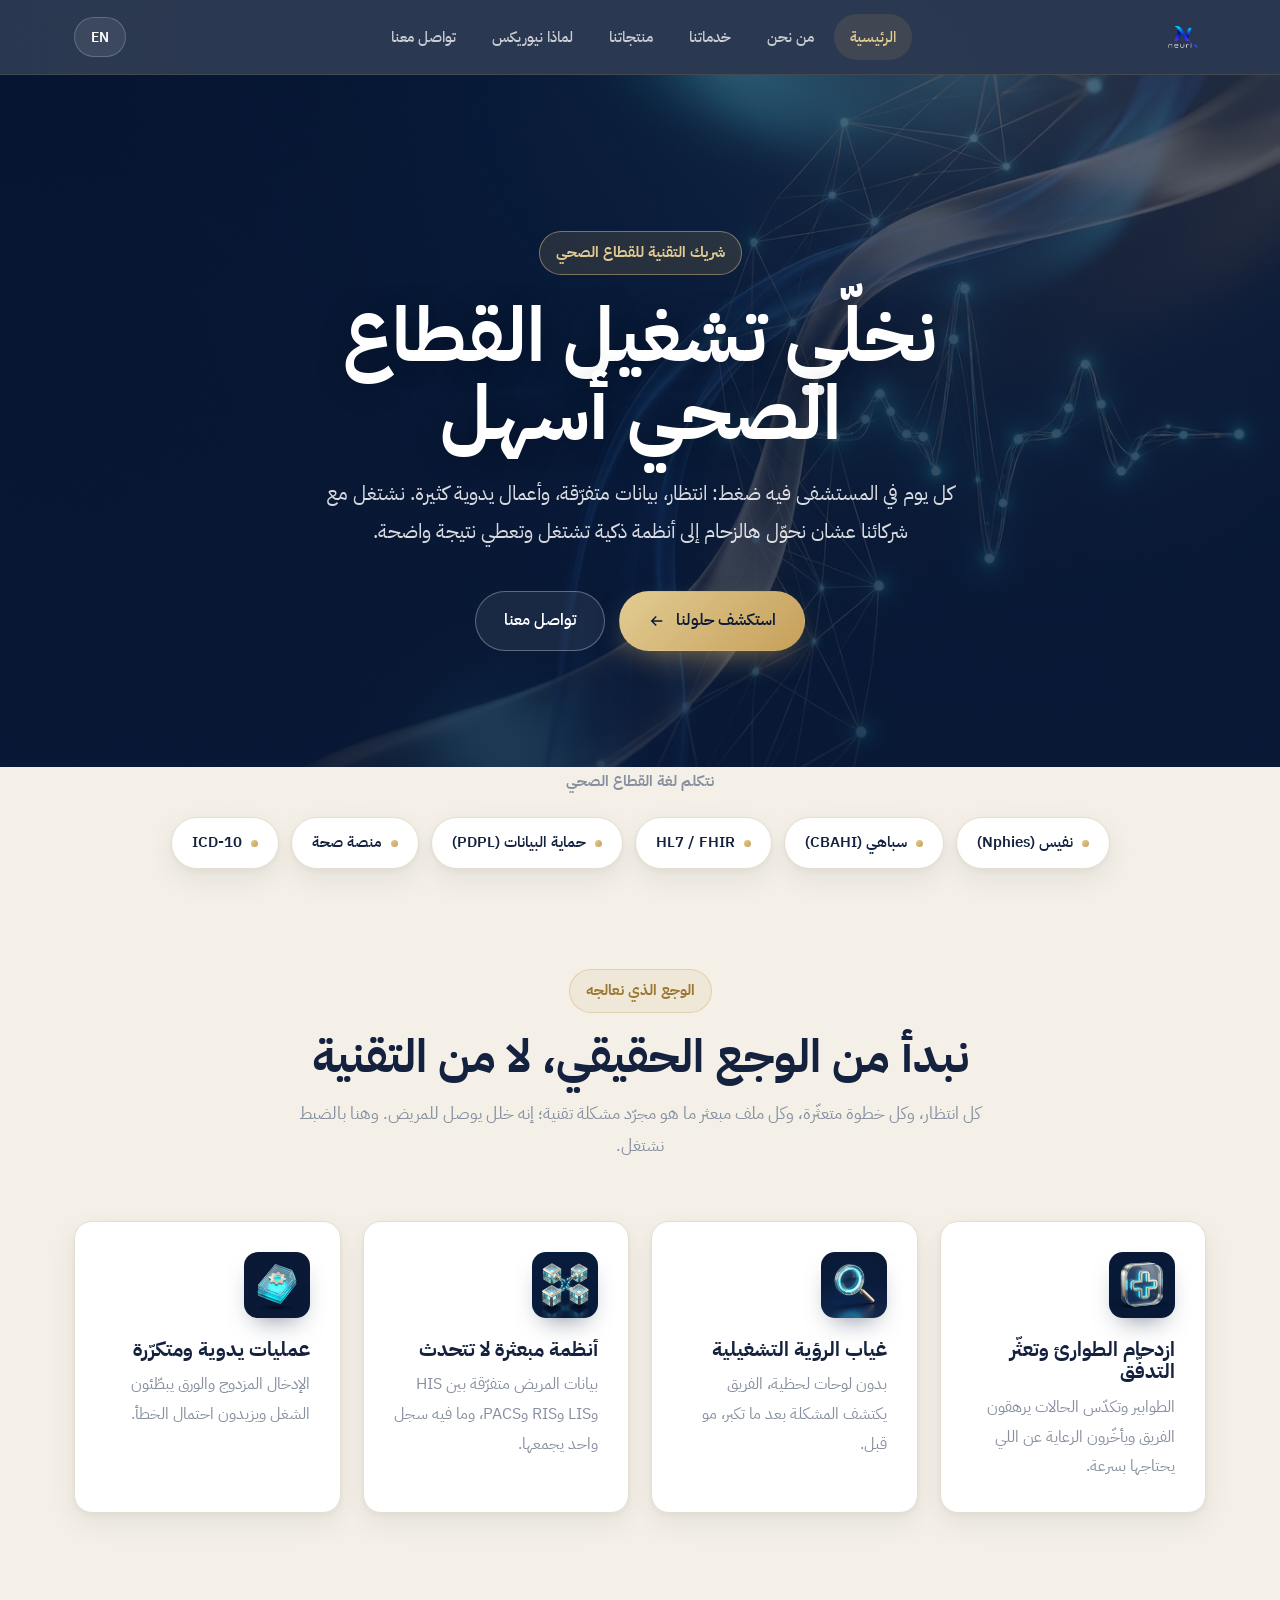
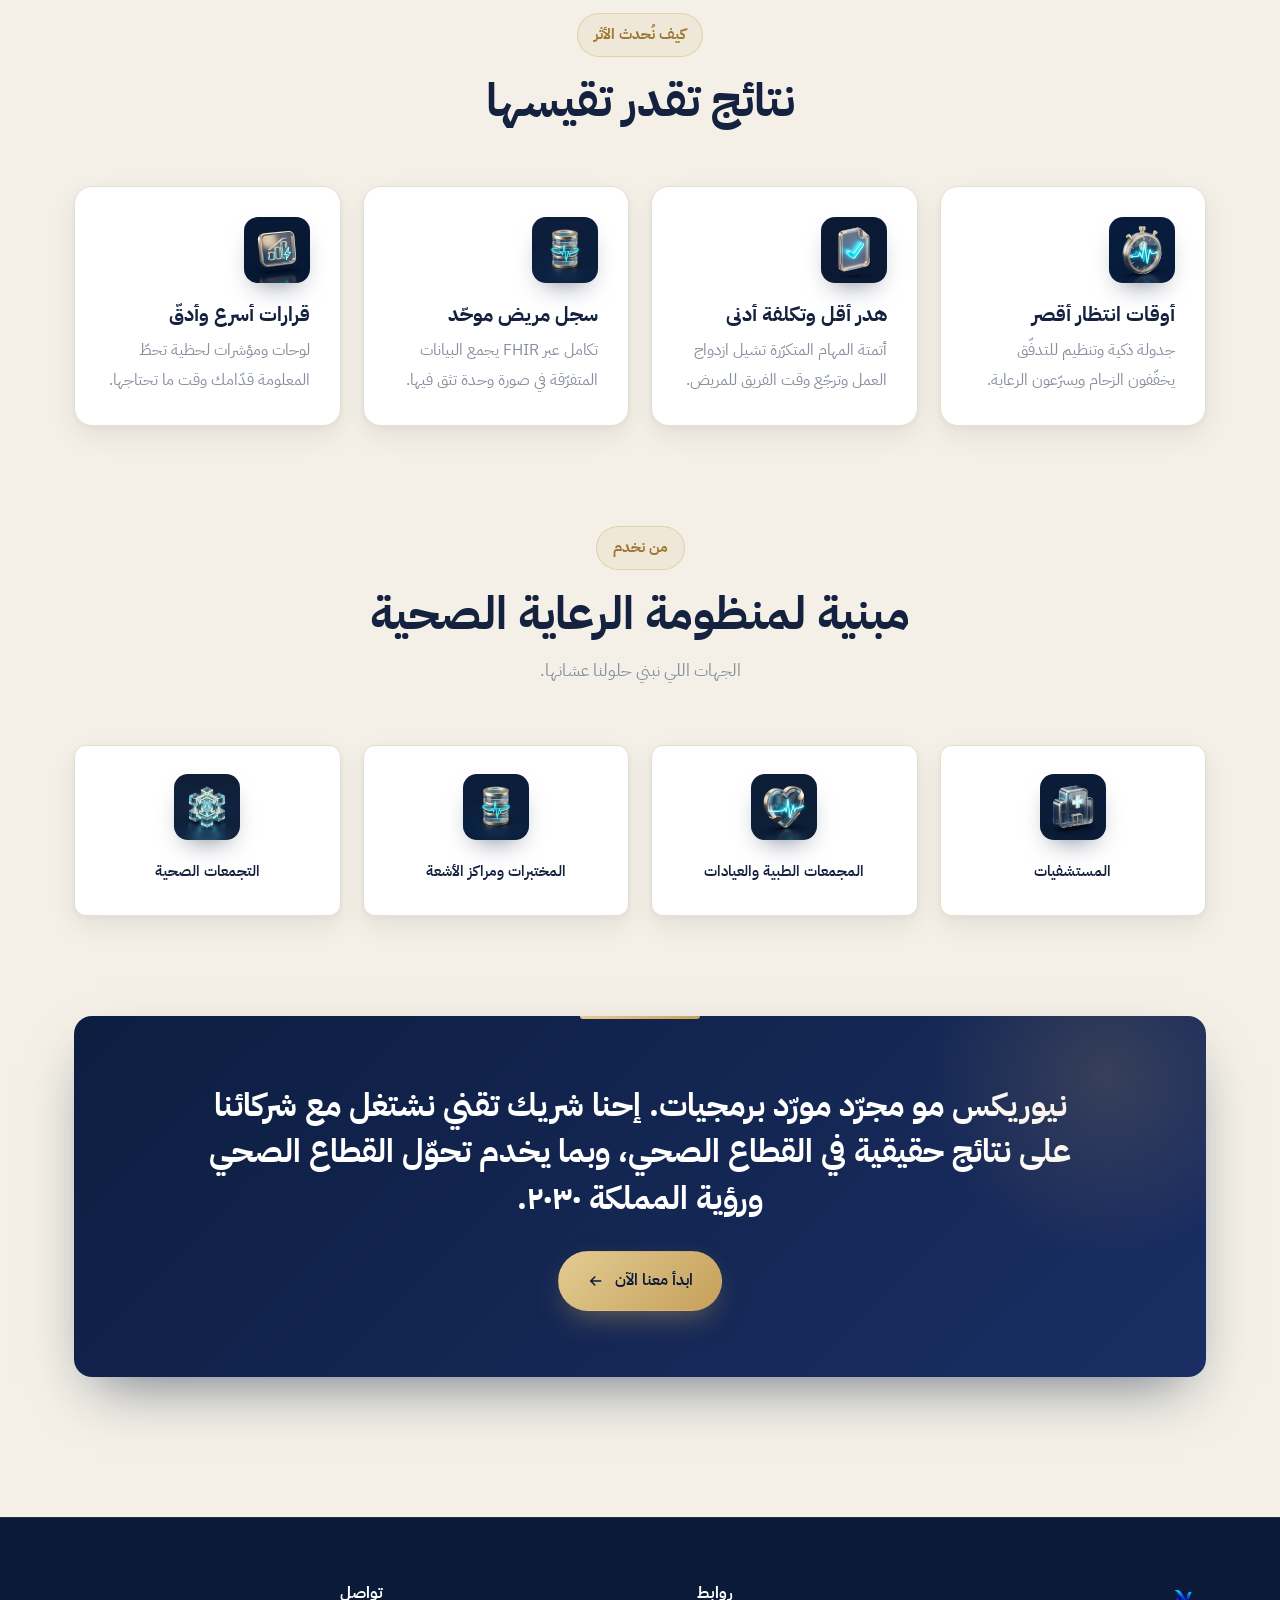
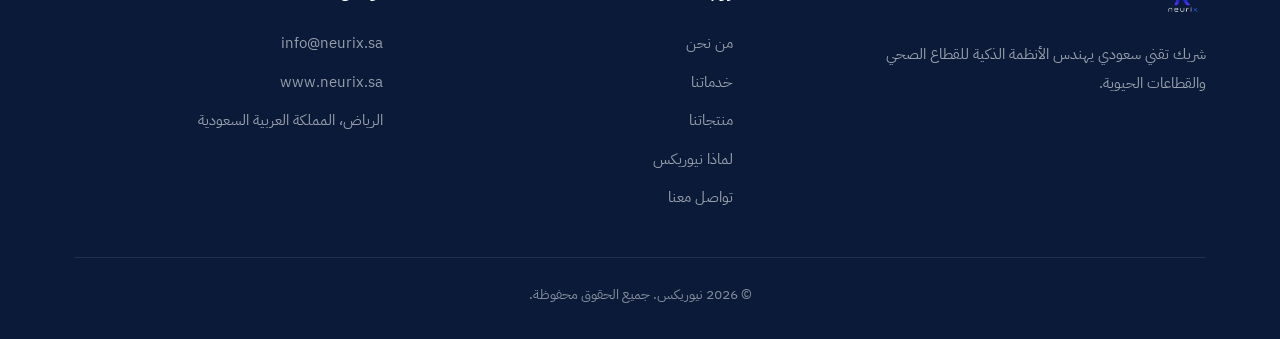
<file: index.html>
<!DOCTYPE html>
<html lang="ar" dir="rtl">
<head>
  <meta charset="UTF-8">
  <meta name="viewport" content="width=device-width, initial-scale=1.0">
  <title data-en="NEURIX — Healthcare Technology Partner" data-ar="نيوريكس — شريك التقنية للقطاع الصحي">نيوريكس</title>
  <meta name="description" data-attr="content" data-en="NEURIX is a Saudi technology partner that turns everyday healthcare operations into intelligent, connected systems. We tailor and integrate each solution with our partners, built on Nphies, FHIR, CBAHI and PDPL." data-ar="نيوريكس شريك تقني سعودي يحوّل عمليات القطاع الصحي اليومية إلى أنظمة ذكية ومترابطة. نفصّل كل حل ونكامله مع شركائنا، مبنيّاً على نفيس وFHIR وسباهي ونظام حماية البيانات." content="نيوريكس شريك تقني سعودي يحوّل عمليات القطاع الصحي اليومية إلى أنظمة ذكية ومترابطة. نفصّل كل حل ونكامله مع شركائنا، مبنيّاً على نفيس وFHIR وسباهي ونظام حماية البيانات.">
  <link rel="canonical" href="https://neurix.sa/">
  <meta property="og:type" content="website">
  <meta property="og:site_name" content="NEURIX | نيوريكس">
  <meta property="og:locale" content="ar_SA">
  <meta property="og:locale:alternate" content="en_US">
  <meta property="og:url" content="https://neurix.sa/">
  <meta property="og:title" content="نيوريكس — شريك التقنية للقطاع الصحي">
  <meta property="og:description" content="نيوريكس شريك تقني سعودي يحوّل عمليات القطاع الصحي اليومية إلى أنظمة ذكية ومترابطة. نفصّل كل حل ونكامله مع شركائنا، مبنيّاً على نفيس وFHIR وسباهي ونظام حماية البيانات.">
  <meta property="og:image" content="https://neurix.sa/assets/og-cover.png">
  <meta property="og:image:width" content="1200">
  <meta property="og:image:height" content="630">
  <meta property="og:image:alt" content="NEURIX — شريك التقنية للقطاع الصحي">
  <meta name="twitter:card" content="summary_large_image">
  <meta name="twitter:title" content="نيوريكس — شريك التقنية للقطاع الصحي">
  <meta name="twitter:description" content="نيوريكس شريك تقني سعودي يحوّل عمليات القطاع الصحي اليومية إلى أنظمة ذكية ومترابطة. نفصّل كل حل ونكامله مع شركائنا، مبنيّاً على نفيس وFHIR وسباهي ونظام حماية البيانات.">
  <meta name="twitter:image" content="https://neurix.sa/assets/og-cover.png">
  <meta name="theme-color" content="#0B1020">
  <link rel="icon" type="image/svg+xml" href="assets/favicon.svg">
  <link rel="preconnect" href="https://fonts.googleapis.com">
  <link rel="preconnect" href="https://fonts.gstatic.com" crossorigin>
  <link href="https://fonts.googleapis.com/css2?family=Plus+Jakarta+Sans:wght@400;500;600;700;800&family=IBM+Plex+Sans+Arabic:wght@400;500;600;700&display=swap" rel="stylesheet">
  <link rel="stylesheet" href="css/styles.css">
</head>
<body>

  <!-- ===== Header ===== -->
  <header class="site-header">
    <div class="container nav">
      <a href="index.html" class="brand" aria-label="NEURIX">
        <img src="assets/neurix-logo.png" alt="NEURIX" class="brand-logo" hidden onload="this.hidden=false; this.nextElementSibling.style.display='none'; this.nextElementSibling.nextElementSibling.style.display='none'">
        <svg class="logo-mark" viewBox="0 0 64 64" aria-hidden="true">
          <defs><linearGradient id="lg" x1="0" y1="0" x2="1" y2="1"><stop offset="0" stop-color="#15C2D6"/><stop offset="1" stop-color="#5B4BFF"/></linearGradient></defs>
          <path d="M16 48 V20 q0-4 4-2 l24 22 q0 2-2 2 h-4 L18 24 v24 z M48 16 V44 q0 4-4 2 L20 24 q0-2 2-2 h4 L46 40 V16 z" fill="url(#lg)"/>
        </svg>
        <span class="logo-word">neuri<b class="gradient-text">x</b></span>
      </a>

      <nav class="nav-links" aria-label="Main">
        <a href="index.html"   data-en="Home"        data-ar="الرئيسية">الرئيسية</a>
        <a href="about.html"    data-en="About"       data-ar="من نحن">من نحن</a>
        <a href="services.html" data-en="Services"    data-ar="خدماتنا">خدماتنا</a>
        <a href="products.html" data-en="Products"    data-ar="منتجاتنا">منتجاتنا</a>
        <a href="why.html"      data-en="Why NEURIX"  data-ar="لماذا نيوريكس">لماذا نيوريكس</a>
        <a href="contact.html"  data-en="Contact"     data-ar="تواصل معنا">تواصل معنا</a>
      </nav>

      <div class="nav-actions">
        <button class="lang-toggle" type="button">EN</button>
        <button class="menu-btn" type="button" aria-label="Menu"><span></span><span></span><span></span></button>
      </div>
    </div>
  </header>

  <main>
    <!-- ===== Hero ===== -->
    <section class="hero">
      <div class="hero-bg" aria-hidden="true"></div>
      <div class="container hero-inner">
        <span class="eyebrow reveal" data-en="Healthcare Technology Partner" data-ar="شريك التقنية للقطاع الصحي">شريك التقنية للقطاع الصحي</span>
        <h1 class="reveal" data-en="We make healthcare operations easier" data-ar="نخلّي تشغيل القطاع الصحي أسهل">نخلّي تشغيل القطاع الصحي أسهل</h1>
        <p class="lead reveal" data-en="Every day in a hospital brings pressure: long waits, scattered data, and a lot of manual work. Working with our partners, we turn that load into smart systems that actually run and show real results." data-ar="كل يوم في المستشفى فيه ضغط: انتظار، بيانات متفرّقة، وأعمال يدوية كثيرة. نشتغل مع شركائنا عشان نحوّل هالزحام إلى أنظمة ذكية تشتغل وتعطي نتيجة واضحة.">كل يوم في المستشفى فيه ضغط: انتظار، بيانات متفرّقة، وأعمال يدوية كثيرة. نشتغل مع شركائنا عشان نحوّل هالزحام إلى أنظمة ذكية تشتغل وتعطي نتيجة واضحة.</p>
        <div class="hero-cta reveal">
          <a href="services.html" class="btn btn-primary"><span data-en="Explore our solutions" data-ar="استكشف حلولنا">استكشف حلولنا</span>
            <svg viewBox="0 0 24 24" fill="none" stroke="currentColor" stroke-width="2"><path d="M5 12h14M13 6l6 6-6 6"/></svg>
          </a>
          <a href="contact.html" class="btn btn-ghost"><span data-en="Get in touch" data-ar="تواصل معنا">تواصل معنا</span></a>
        </div>
      </div>
    </section>

    <!-- ===== Standards strip ===== -->
    <section class="section" style="padding-top:0">
      <div class="container standards-wrap">
        <span class="standards-label reveal" data-en="We speak the language of healthcare" data-ar="نتكلم لغة القطاع الصحي">نتكلم لغة القطاع الصحي</span>
        <div class="standards reveal">
          <span class="standard-pill"><span class="dot"></span><span data-en="Nphies" data-ar="نفيس (Nphies)">نفيس (Nphies)</span></span>
          <span class="standard-pill"><span class="dot"></span><span data-en="CBAHI" data-ar="سباهي (CBAHI)">سباهي (CBAHI)</span></span>
          <span class="standard-pill"><span class="dot"></span><span data-en="HL7 / FHIR" data-ar="HL7 / FHIR">HL7 / FHIR</span></span>
          <span class="standard-pill"><span class="dot"></span><span data-en="PDPL" data-ar="حماية البيانات (PDPL)">حماية البيانات (PDPL)</span></span>
          <span class="standard-pill"><span class="dot"></span><span data-en="Seha" data-ar="منصة صحة">منصة صحة</span></span>
          <span class="standard-pill"><span class="dot"></span><span data-en="ICD-10" data-ar="ICD-10">ICD-10</span></span>
        </div>
      </div>
    </section>

    <!-- ===== The wounds we treat ===== -->
    <section class="section" style="padding-top:0">
      <div class="container">
        <div class="section-head center">
          <span class="eyebrow reveal" data-en="The problems we treat" data-ar="الوجع الذي نعالجه">الوجع الذي نعالجه</span>
          <h2 class="section-title reveal" data-en="We start from the real pain, not the technology" data-ar="نبدأ من الوجع الحقيقي، لا من التقنية">نبدأ من الوجع الحقيقي، لا من التقنية</h2>
          <p class="section-sub reveal" data-en="Every wait, every stalled step, every scattered file is more than a technical glitch. It reaches the patient, and that's exactly where we work." data-ar="كل انتظار، وكل خطوة متعثّرة، وكل ملف مبعثر ما هو مجرّد مشكلة تقنية؛ إنه خلل يوصل للمريض. وهنا بالضبط نشتغل.">كل انتظار، وكل خطوة متعثّرة، وكل ملف مبعثر ما هو مجرّد مشكلة تقنية؛ إنه خلل يوصل للمريض. وهنا بالضبط نشتغل.</p>
        </div>
        <div class="grid grid-4">
          <article class="card reveal">
            <div class="icon icon-3d"><img src="assets/icons/er.png" alt="" loading="lazy"></div>
            <h3 data-en="ER crowding &amp; patient flow" data-ar="ازدحام الطوارئ وتعثّر التدفّق">ازدحام الطوارئ وتعثّر التدفّق</h3>
            <p data-en="Long queues and piled-up cases wear out the team and delay care for the people who need it fast." data-ar="الطوابير وتكدّس الحالات يرهقون الفريق ويأخّرون الرعاية عن اللي يحتاجها بسرعة.">الطوابير وتكدّس الحالات يرهقون الفريق ويأخّرون الرعاية عن اللي يحتاجها بسرعة.</p>
          </article>
          <article class="card reveal">
            <div class="icon icon-3d"><img src="assets/icons/lens.png" alt="" loading="lazy"></div>
            <h3 data-en="Limited operational visibility" data-ar="غياب الرؤية التشغيلية">غياب الرؤية التشغيلية</h3>
            <p data-en="Without live dashboards, the team spots problems after they grow, not before." data-ar="بدون لوحات لحظية، الفريق يكتشف المشكلة بعد ما تكبر، مو قبل.">بدون لوحات لحظية، الفريق يكتشف المشكلة بعد ما تكبر، مو قبل.</p>
          </article>
          <article class="card reveal">
            <div class="icon icon-3d"><img src="assets/icons/fragmented.png" alt="" loading="lazy"></div>
            <h3 data-en="Fragmented, disconnected systems" data-ar="أنظمة مبعثرة لا تتحدث">أنظمة مبعثرة لا تتحدث</h3>
            <p data-en="Patient data sits split across HIS, LIS, RIS and PACS, with no single record to bring it together." data-ar="بيانات المريض متفرّقة بين HIS وLIS وRIS وPACS، وما فيه سجل واحد يجمعها.">بيانات المريض متفرّقة بين HIS وLIS وRIS وPACS، وما فيه سجل واحد يجمعها.</p>
          </article>
          <article class="card reveal">
            <div class="icon icon-3d"><img src="assets/icons/manual.png" alt="" loading="lazy"></div>
            <h3 data-en="Manual, repetitive operations" data-ar="عمليات يدوية ومتكرّرة">عمليات يدوية ومتكرّرة</h3>
            <p data-en="Double entry and paperwork slow everything down and make mistakes more likely." data-ar="الإدخال المزدوج والورق يبطّئون الشغل ويزيدون احتمال الخطأ.">الإدخال المزدوج والورق يبطّئون الشغل ويزيدون احتمال الخطأ.</p>
          </article>
        </div>
      </div>
    </section>

    <!-- ===== How we create impact ===== -->
    <section class="section" style="padding-top:0">
      <div class="container">
        <div class="section-head center">
          <span class="eyebrow reveal" data-en="How we create impact" data-ar="كيف نُحدث الأثر">كيف نُحدث الأثر</span>
          <h2 class="section-title reveal" data-en="Outcomes you can measure" data-ar="نتائج تقدر تقيسها">نتائج تقدر تقيسها</h2>
        </div>
        <div class="grid grid-4">
          <article class="card reveal">
            <div class="icon icon-3d"><img src="assets/icons/waits.png" alt="" loading="lazy"></div>
            <h3 data-en="Shorter waiting times" data-ar="أوقات انتظار أقصر">أوقات انتظار أقصر</h3>
            <p data-en="Smart scheduling and better flow ease the crowding and speed up care." data-ar="جدولة ذكية وتنظيم للتدفّق يخفّفون الزحام ويسرّعون الرعاية.">جدولة ذكية وتنظيم للتدفّق يخفّفون الزحام ويسرّعون الرعاية.</p>
          </article>
          <article class="card reveal">
            <div class="icon icon-3d"><img src="assets/icons/approved.png" alt="" loading="lazy"></div>
            <h3 data-en="Less waste, lower cost" data-ar="هدر أقل وتكلفة أدنى">هدر أقل وتكلفة أدنى</h3>
            <p data-en="Automating repetitive tasks removes double work and gives the team's time back to patients." data-ar="أتمتة المهام المتكرّرة تشيل ازدواج العمل وترجّع وقت الفريق للمريض.">أتمتة المهام المتكرّرة تشيل ازدواج العمل وترجّع وقت الفريق للمريض.</p>
          </article>
          <article class="card reveal">
            <div class="icon icon-3d"><img src="assets/icons/record.png" alt="" loading="lazy"></div>
            <h3 data-en="A unified patient record" data-ar="سجل مريض موحّد">سجل مريض موحّد</h3>
            <p data-en="FHIR-based integration pulls the scattered data into one view you can trust." data-ar="تكامل عبر FHIR يجمع البيانات المتفرّقة في صورة وحدة تثق فيها.">تكامل عبر FHIR يجمع البيانات المتفرّقة في صورة وحدة تثق فيها.</p>
          </article>
          <article class="card reveal">
            <div class="icon icon-3d"><img src="assets/icons/decisions.png" alt="" loading="lazy"></div>
            <h3 data-en="Faster, sharper decisions" data-ar="قرارات أسرع وأدقّ">قرارات أسرع وأدقّ</h3>
            <p data-en="Live dashboards put the right information in front of you the moment you need it." data-ar="لوحات ومؤشرات لحظية تحطّ المعلومة قدّامك وقت ما تحتاجها.">لوحات ومؤشرات لحظية تحطّ المعلومة قدّامك وقت ما تحتاجها.</p>
          </article>
        </div>
      </div>
    </section>

    <!-- ===== Sectors we serve ===== -->
    <section class="section" style="padding-top:0">
      <div class="container">
        <div class="section-head center">
          <span class="eyebrow reveal" data-en="Who we serve" data-ar="من نخدم">من نخدم</span>
          <h2 class="section-title reveal" data-en="Built for the healthcare ecosystem" data-ar="مبنية لمنظومة الرعاية الصحية">مبنية لمنظومة الرعاية الصحية</h2>
          <p class="section-sub reveal" data-en="The places we build our solutions for." data-ar="الجهات اللي نبني حلولنا عشانها.">الجهات اللي نبني حلولنا عشانها.</p>
        </div>
        <div class="grid grid-4">
          <div class="chip reveal">
            <div class="icon icon-3d"><img src="assets/icons/hospital.png" alt="" loading="lazy"></div>
            <span data-en="Hospitals" data-ar="المستشفيات">المستشفيات</span>
          </div>
          <div class="chip reveal">
            <div class="icon icon-3d"><img src="assets/icons/heartpulse.png" alt="" loading="lazy"></div>
            <span data-en="Medical complexes &amp; clinics" data-ar="المجمعات الطبية والعيادات">المجمعات الطبية والعيادات</span>
          </div>
          <div class="chip reveal">
            <div class="icon icon-3d"><img src="assets/icons/record.png" alt="" loading="lazy"></div>
            <span data-en="Laboratories &amp; imaging centers" data-ar="المختبرات ومراكز الأشعة">المختبرات ومراكز الأشعة</span>
          </div>
          <div class="chip reveal">
            <div class="icon icon-3d"><img src="assets/icons/network.png" alt="" loading="lazy"></div>
            <span data-en="Health clusters" data-ar="التجمعات الصحية">التجمعات الصحية</span>
          </div>
        </div>
      </div>
    </section>

    <!-- ===== Closing statement ===== -->
    <section class="section" style="padding-top:0">
      <div class="container">
        <div class="statement reveal">
          <p data-en="NEURIX isn't just another software vendor. We're a technology partner working with our partners on real results in healthcare, in step with the Kingdom's Health Sector Transformation and Vision 2030." data-ar="نيوريكس مو مجرّد مورّد برمجيات. إحنا شريك تقني نشتغل مع شركائنا على نتائج حقيقية في القطاع الصحي، وبما يخدم تحوّل القطاع الصحي ورؤية المملكة ٢٠٣٠.">نيوريكس مو مجرّد مورّد برمجيات. إحنا شريك تقني نشتغل مع شركائنا على نتائج حقيقية في القطاع الصحي، وبما يخدم تحوّل القطاع الصحي ورؤية المملكة ٢٠٣٠.</p>
          <div class="hero-cta" style="margin-top:30px">
            <a href="contact.html" class="btn btn-primary"><span data-en="Start a conversation" data-ar="ابدأ معنا الآن">ابدأ معنا الآن</span>
              <svg viewBox="0 0 24 24" fill="none" stroke="currentColor" stroke-width="2"><path d="M5 12h14M13 6l6 6-6 6"/></svg>
            </a>
          </div>
        </div>
      </div>
    </section>
  </main>

  <!-- ===== Footer ===== -->
  <footer class="site-footer">
    <div class="container">
      <div class="footer-top">
        <div class="footer-about">
          <a href="index.html" class="brand" aria-label="NEURIX">
            <img src="assets/neurix-logo.png" alt="NEURIX" class="brand-logo" hidden onload="this.hidden=false; this.nextElementSibling.style.display='none'; this.nextElementSibling.nextElementSibling.style.display='none'">
            <svg class="logo-mark" viewBox="0 0 64 64" aria-hidden="true">
              <defs><linearGradient id="fg" x1="0" y1="0" x2="1" y2="1"><stop offset="0" stop-color="#15C2D6"/><stop offset="1" stop-color="#5B4BFF"/></linearGradient></defs>
              <path d="M16 48 V20 q0-4 4-2 l24 22 q0 2-2 2 h-4 L18 24 v24 z M48 16 V44 q0 4-4 2 L20 24 q0-2 2-2 h4 L46 40 V16 z" fill="url(#fg)"/>
            </svg>
            <span class="logo-word">neuri<b class="gradient-text">x</b></span>
          </a>
          <p data-en="A Saudi technology partner engineering intelligent systems for healthcare and vital sectors." data-ar="شريك تقني سعودي يهندس الأنظمة الذكية للقطاع الصحي والقطاعات الحيوية.">شريك تقني سعودي يهندس الأنظمة الذكية للقطاع الصحي والقطاعات الحيوية.</p>
        </div>
        <div class="footer-col">
          <h4 data-en="Navigate" data-ar="روابط">روابط</h4>
          <a href="about.html"    data-en="About"      data-ar="من نحن">من نحن</a>
          <a href="services.html" data-en="Services"   data-ar="خدماتنا">خدماتنا</a>
          <a href="products.html" data-en="Products"   data-ar="منتجاتنا">منتجاتنا</a>
          <a href="why.html"      data-en="Why NEURIX" data-ar="لماذا نيوريكس">لماذا نيوريكس</a>
          <a href="contact.html"  data-en="Contact"    data-ar="تواصل معنا">تواصل معنا</a>
        </div>
        <div class="footer-col">
          <h4 data-en="Contact" data-ar="تواصل">تواصل</h4>
          <a href="mailto:info@neurix.sa">info@neurix.sa</a>
          <a href="https://www.neurix.sa" target="_blank" rel="noopener">www.neurix.sa</a>
          <p data-en="Riyadh, Saudi Arabia" data-ar="الرياض، المملكة العربية السعودية">الرياض، المملكة العربية السعودية</p>
        </div>
      </div>
      <div class="footer-bottom">
        <span data-en="© 2026 NEURIX. All rights reserved." data-ar="© 2026 نيوريكس. جميع الحقوق محفوظة.">© 2026 نيوريكس. جميع الحقوق محفوظة.</span>
      </div>
    </div>
  </footer>

  <script src="js/main.js"></script>
</body>
</html>
</file>
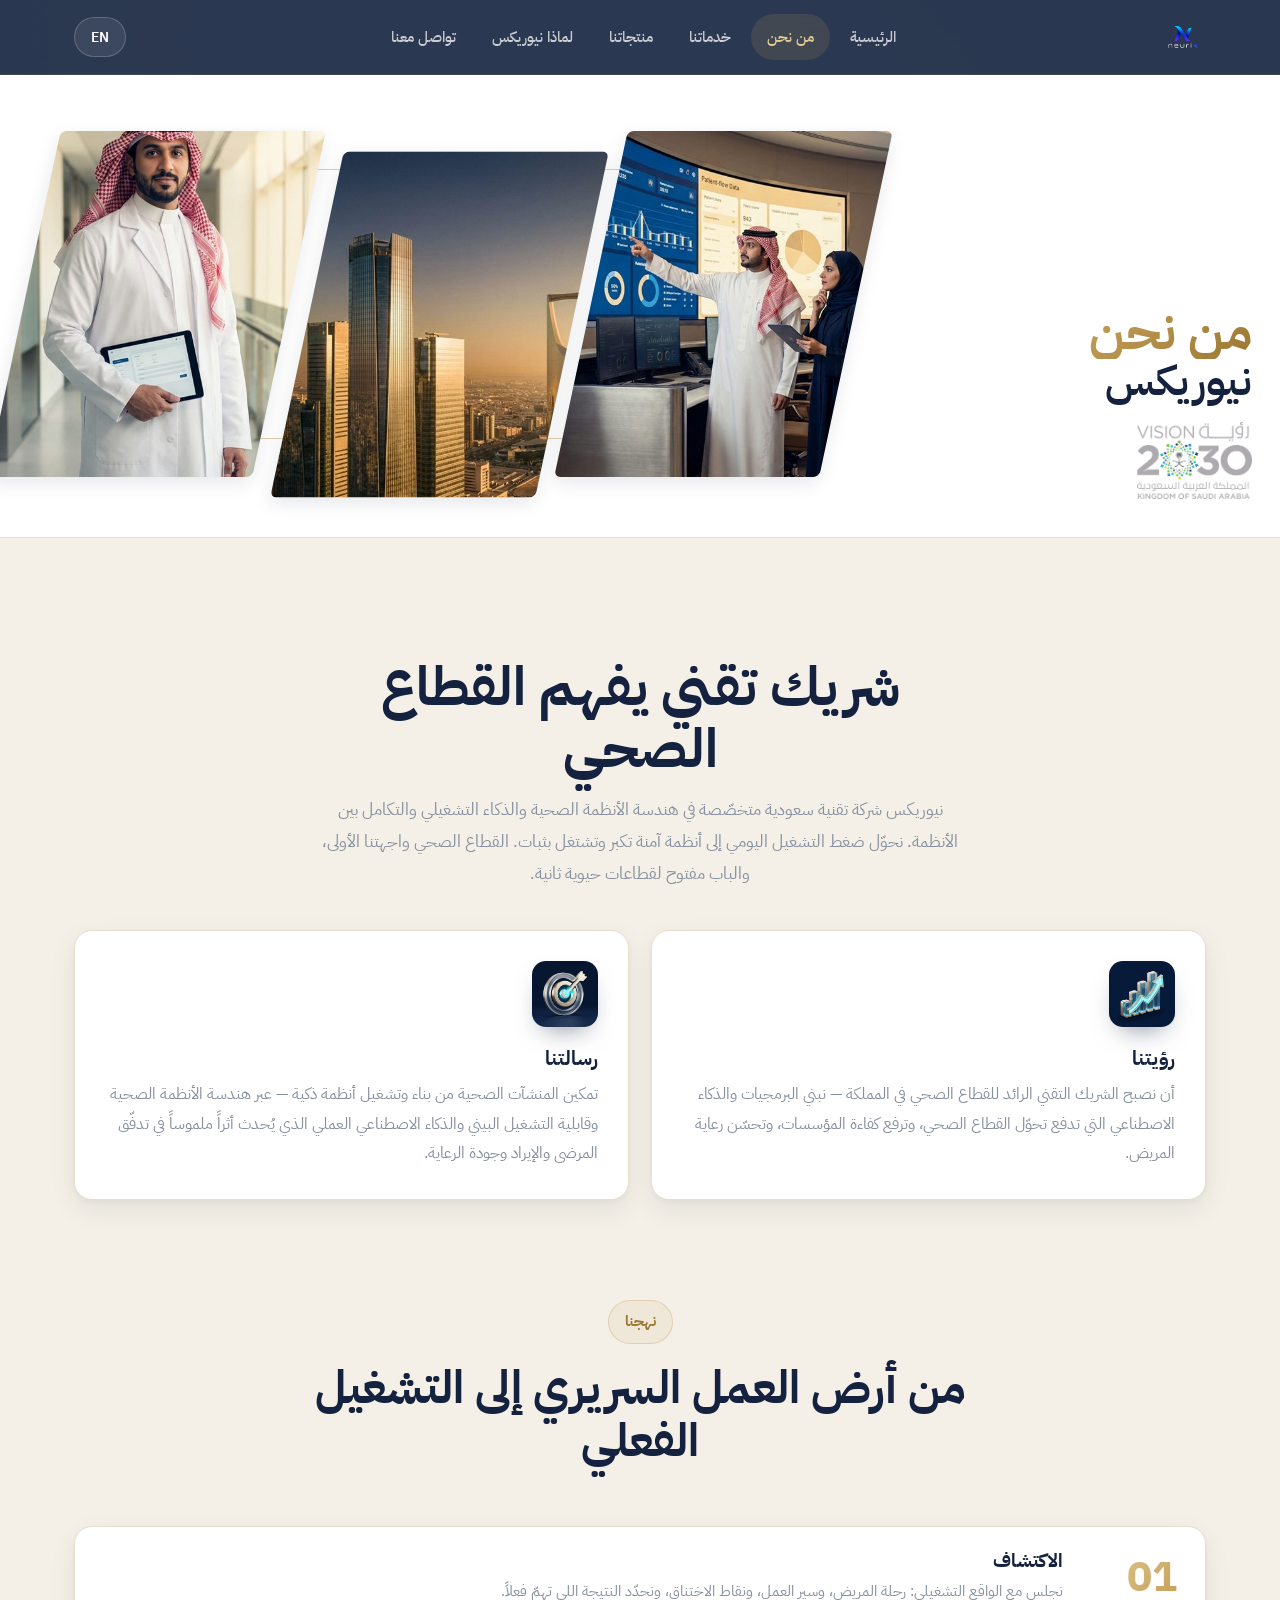
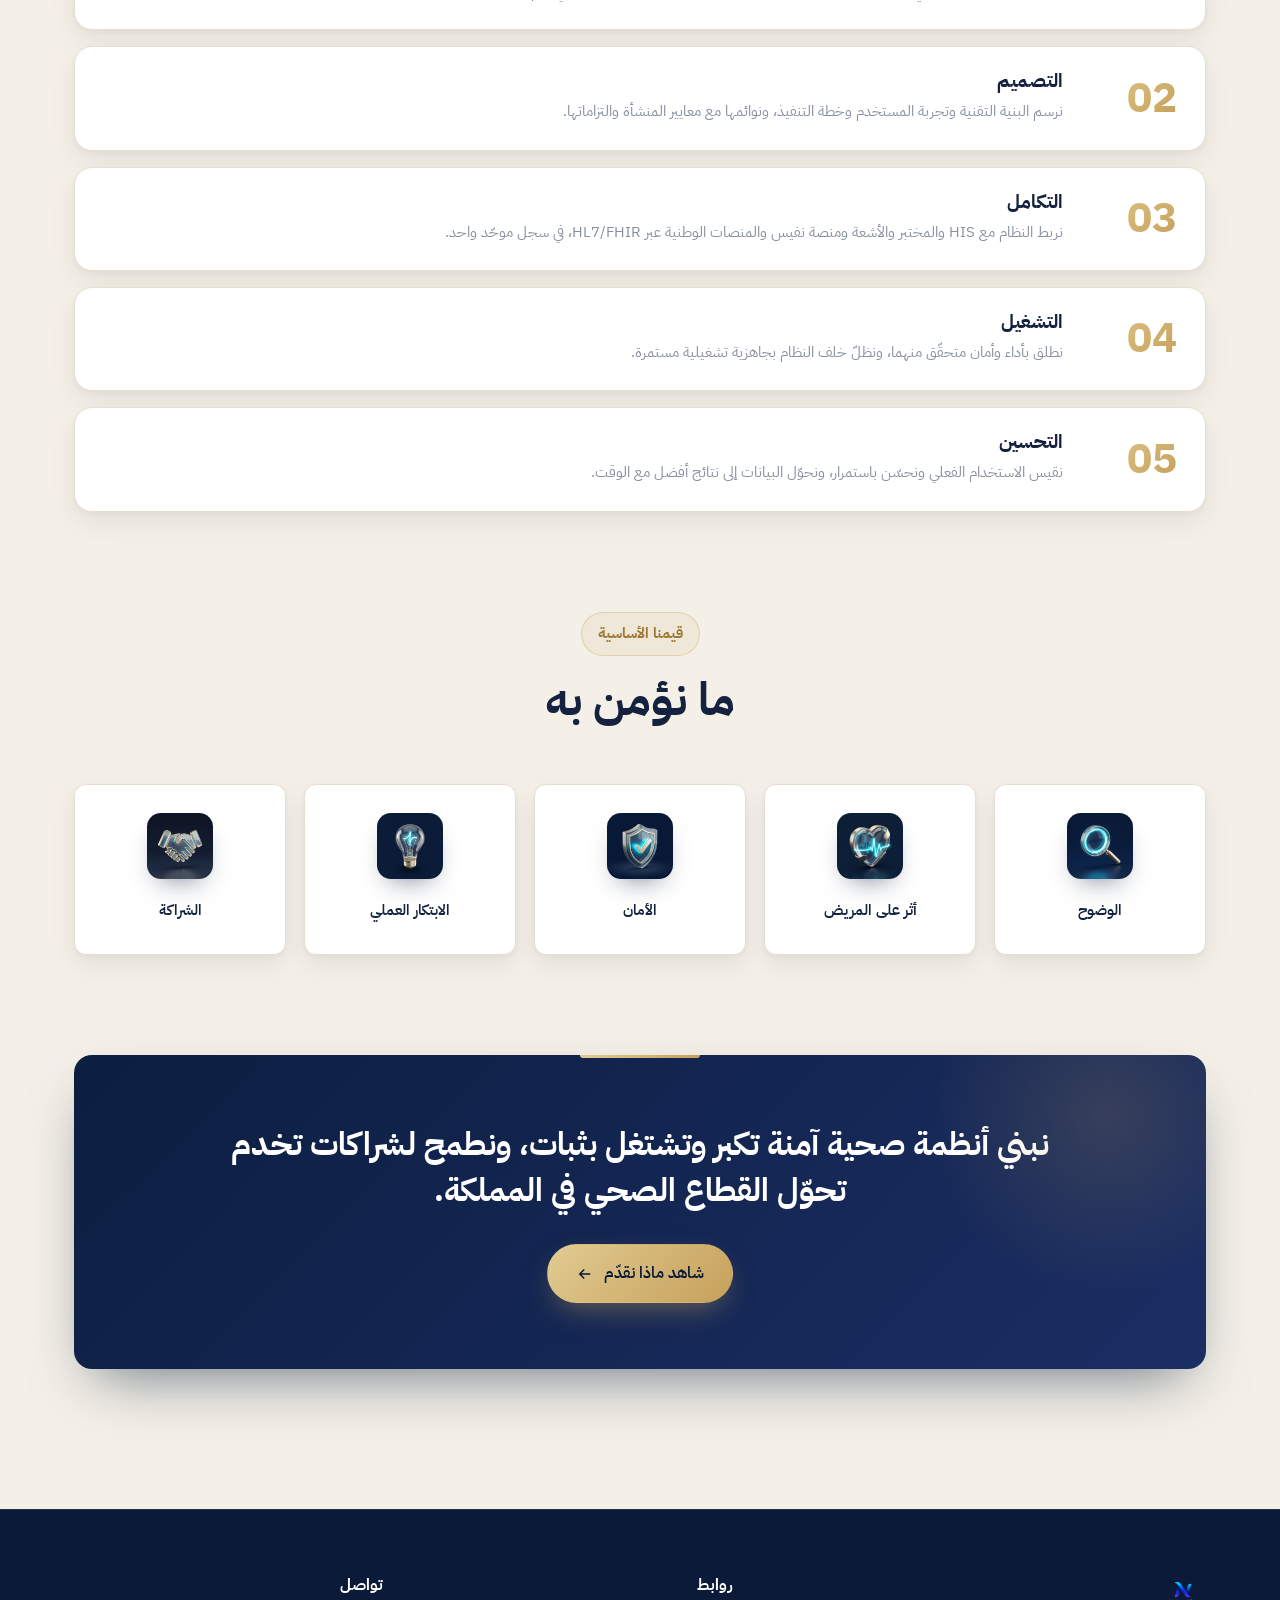
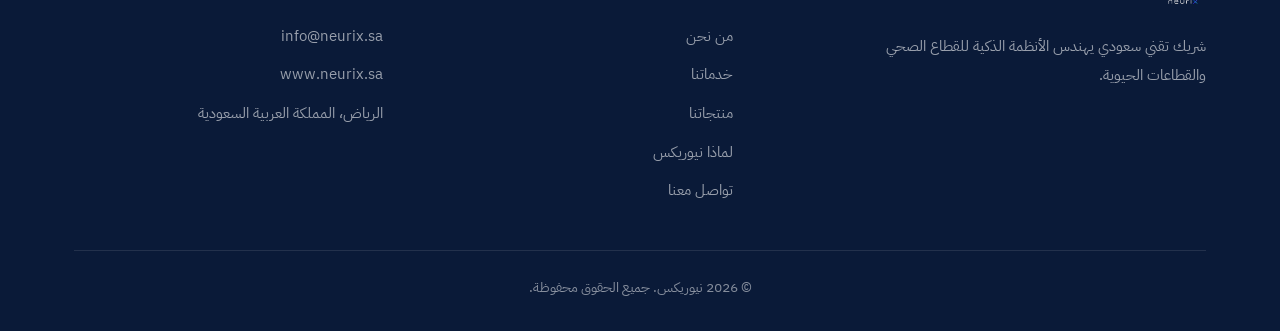
<file: about.html>
<!DOCTYPE html>
<html lang="ar" dir="rtl">
<head>
  <meta charset="UTF-8">
  <meta name="viewport" content="width=device-width, initial-scale=1.0">
  <title data-en="About — NEURIX" data-ar="من نحن — نيوريكس">من نحن — نيوريكس</title>
  <meta name="description" data-attr="content" data-en="Who we are: a Saudi technology partner specialized in healthcare systems, operational AI, and interoperability — with our vision, mission, approach, and values." data-ar="من نحن: شريك تقني سعودي متخصّص في أنظمة القطاع الصحي والذكاء التشغيلي وقابلية التشغيل البيني — رؤيتنا ورسالتنا ونهجنا وقيمنا." content="من نحن: شريك تقني سعودي متخصّص في أنظمة القطاع الصحي والذكاء التشغيلي وقابلية التشغيل البيني — رؤيتنا ورسالتنا ونهجنا وقيمنا.">
  <link rel="canonical" href="https://neurix.sa/about.html">
  <meta property="og:type" content="website">
  <meta property="og:site_name" content="NEURIX | نيوريكس">
  <meta property="og:locale" content="ar_SA">
  <meta property="og:locale:alternate" content="en_US">
  <meta property="og:url" content="https://neurix.sa/about.html">
  <meta property="og:title" content="من نحن — نيوريكس">
  <meta property="og:description" content="من نحن: شريك تقني سعودي متخصّص في أنظمة القطاع الصحي والذكاء التشغيلي وقابلية التشغيل البيني — رؤيتنا ورسالتنا ونهجنا وقيمنا.">
  <meta property="og:image" content="https://neurix.sa/assets/og-cover.png">
  <meta property="og:image:width" content="1200">
  <meta property="og:image:height" content="630">
  <meta property="og:image:alt" content="NEURIX — شريك التقنية للقطاع الصحي">
  <meta name="twitter:card" content="summary_large_image">
  <meta name="twitter:title" content="من نحن — نيوريكس">
  <meta name="twitter:description" content="من نحن: شريك تقني سعودي متخصّص في أنظمة القطاع الصحي والذكاء التشغيلي وقابلية التشغيل البيني — رؤيتنا ورسالتنا ونهجنا وقيمنا.">
  <meta name="twitter:image" content="https://neurix.sa/assets/og-cover.png">
  <meta name="theme-color" content="#0B1020">
  <link rel="icon" type="image/svg+xml" href="assets/favicon.svg">
  <link rel="preconnect" href="https://fonts.googleapis.com">
  <link rel="preconnect" href="https://fonts.gstatic.com" crossorigin>
  <link href="https://fonts.googleapis.com/css2?family=Plus+Jakarta+Sans:wght@400;500;600;700;800&family=IBM+Plex+Sans+Arabic:wght@400;500;600;700&display=swap" rel="stylesheet">
  <link rel="stylesheet" href="css/styles.css">
</head>
<body>

  <header class="site-header">
    <div class="container nav">
      <a href="index.html" class="brand" aria-label="NEURIX">
        <img src="assets/neurix-logo.png" alt="NEURIX" class="brand-logo" hidden onload="this.hidden=false; this.nextElementSibling.style.display='none'; this.nextElementSibling.nextElementSibling.style.display='none'">
        <svg class="logo-mark" viewBox="0 0 64 64" aria-hidden="true">
          <defs><linearGradient id="lg" x1="0" y1="0" x2="1" y2="1"><stop offset="0" stop-color="#15C2D6"/><stop offset="1" stop-color="#5B4BFF"/></linearGradient></defs>
          <path d="M16 48 V20 q0-4 4-2 l24 22 q0 2-2 2 h-4 L18 24 v24 z M48 16 V44 q0 4-4 2 L20 24 q0-2 2-2 h4 L46 40 V16 z" fill="url(#lg)"/>
        </svg>
        <span class="logo-word">neuri<b class="gradient-text">x</b></span>
      </a>
      <nav class="nav-links" aria-label="Main">
        <a href="index.html"   data-en="Home"        data-ar="الرئيسية">الرئيسية</a>
        <a href="about.html"    data-en="About"       data-ar="من نحن">من نحن</a>
        <a href="services.html" data-en="Services"    data-ar="خدماتنا">خدماتنا</a>
        <a href="products.html" data-en="Products"    data-ar="منتجاتنا">منتجاتنا</a>
        <a href="why.html"      data-en="Why NEURIX"  data-ar="لماذا نيوريكس">لماذا نيوريكس</a>
        <a href="contact.html"  data-en="Contact"     data-ar="تواصل معنا">تواصل معنا</a>
      </nav>
      <div class="nav-actions">
        <button class="lang-toggle" type="button">EN</button>
        <button class="menu-btn" type="button" aria-label="Menu"><span></span><span></span><span></span></button>
      </div>
    </div>
  </header>

  <main>
    <!-- Angled photo collage banner -->
    <section class="photo-banner pb-3" aria-label="NEURIX">
      <div class="pb-wrap">
        <span class="pb-frame" aria-hidden="true"></span>
        <div class="pb-title reveal">
          <h1 class="pb-h">
            <span class="pb-t1" data-en="ABOUT" data-ar="من نحن">من نحن</span>
            <span class="pb-t2" data-en="NEURIX" data-ar="نيوريكس">نيوريكس</span>
          </h1>
          <img class="pb-vision" src="assets/vision2030.png" alt="Saudi Vision 2030 — رؤية السعودية 2030" loading="lazy">
        </div>
        <div class="pb-strip">
          <div class="pb-col"><div class="pb-panel"><img src="assets/ai/about-1.jpg" alt="" loading="lazy"></div></div>
          <div class="pb-col"><div class="pb-panel"><img src="assets/ai/about-2.jpg" alt="" loading="lazy"></div></div>
          <div class="pb-col"><div class="pb-panel"><img src="assets/ai/about-3.jpg" alt="" loading="lazy"></div></div>
        </div>
      </div>
    </section>

    <!-- Page hero -->
    <section class="section" style="padding-bottom:40px">
      <div class="container section-head center" style="margin-bottom:0">
        <h2 class="section-title reveal" style="font-size:clamp(2rem,5vw,3.4rem)" data-en="A technology partner that understands healthcare" data-ar="شريك تقني يفهم القطاع الصحي">شريك تقني يفهم القطاع الصحي</h2>
        <p class="section-sub reveal" data-en="NEURIX is a Saudi technology company specialized in healthcare systems engineering, operational AI, and systems interoperability. We turn the daily pressure of health operations into secure systems that scale and run reliably. Healthcare is our first focus, with the door open to other vital sectors." data-ar="نيوريكس شركة تقنية سعودية متخصّصة في هندسة الأنظمة الصحية والذكاء التشغيلي والتكامل بين الأنظمة. نحوّل ضغط التشغيل اليومي إلى أنظمة آمنة تكبر وتشتغل بثبات. القطاع الصحي واجهتنا الأولى، والباب مفتوح لقطاعات حيوية ثانية.">نيوريكس شركة تقنية سعودية متخصّصة في هندسة الأنظمة الصحية والذكاء التشغيلي والتكامل بين الأنظمة. نحوّل ضغط التشغيل اليومي إلى أنظمة آمنة تكبر وتشتغل بثبات. القطاع الصحي واجهتنا الأولى، والباب مفتوح لقطاعات حيوية ثانية.</p>
      </div>
    </section>

    <!-- Vision & Mission -->
    <section class="section" style="padding-top:0">
      <div class="container">
        <div class="grid grid-2">
          <article class="card reveal">
            <div class="icon icon-3d"><img src="assets/icons/growth.png" alt="" loading="lazy"></div>
            <h3 data-en="Our Vision" data-ar="رؤيتنا">رؤيتنا</h3>
            <p data-en="To become the leading technology partner for healthcare in Saudi Arabia — building software and AI that advance the Health Sector Transformation, raise institutional efficiency, and improve patient care." data-ar="أن نصبح الشريك التقني الرائد للقطاع الصحي في المملكة — نبني البرمجيات والذكاء الاصطناعي التي تدفع تحوّل القطاع الصحي، وترفع كفاءة المؤسسات، وتحسّن رعاية المريض.">أن نصبح الشريك التقني الرائد للقطاع الصحي في المملكة — نبني البرمجيات والذكاء الاصطناعي التي تدفع تحوّل القطاع الصحي، وترفع كفاءة المؤسسات، وتحسّن رعاية المريض.</p>
          </article>
          <article class="card reveal">
            <div class="icon icon-3d"><img src="assets/icons/target.png" alt="" loading="lazy"></div>
            <h3 data-en="Our Mission" data-ar="رسالتنا">رسالتنا</h3>
            <p data-en="To empower healthcare institutions to build and operate intelligent systems — through health systems engineering, interoperability, and practical AI that create measurable impact on patient flow, revenue, and quality of care." data-ar="تمكين المنشآت الصحية من بناء وتشغيل أنظمة ذكية — عبر هندسة الأنظمة الصحية وقابلية التشغيل البيني والذكاء الاصطناعي العملي الذي يُحدث أثراً ملموساً في تدفّق المرضى والإيراد وجودة الرعاية.">تمكين المنشآت الصحية من بناء وتشغيل أنظمة ذكية — عبر هندسة الأنظمة الصحية وقابلية التشغيل البيني والذكاء الاصطناعي العملي الذي يُحدث أثراً ملموساً في تدفّق المرضى والإيراد وجودة الرعاية.</p>
          </article>
        </div>
      </div>
    </section>

    <!-- Our approach -->
    <section class="section" style="padding-top:0">
      <div class="container">
        <div class="section-head center">
          <span class="eyebrow reveal" data-en="Our Approach" data-ar="نهجنا">نهجنا</span>
          <h2 class="section-title reveal" data-en="From the clinical floor to live operation" data-ar="من أرض العمل السريري إلى التشغيل الفعلي">من أرض العمل السريري إلى التشغيل الفعلي</h2>
        </div>
        <div class="steps">
          <div class="step reveal">
            <span class="num gradient-text">01</span>
            <div class="step-body">
              <h3 data-en="Discover" data-ar="الاكتشاف">الاكتشاف</h3>
              <p data-en="We sit with the operational reality: the patient journey, the workflows, the bottlenecks, and we pin down the outcome that really matters." data-ar="نجلس مع الواقع التشغيلي: رحلة المريض، وسير العمل، ونقاط الاختناق، ونحدّد النتيجة اللي تهمّ فعلاً.">نجلس مع الواقع التشغيلي: رحلة المريض، وسير العمل، ونقاط الاختناق، ونحدّد النتيجة اللي تهمّ فعلاً.</p>
            </div>
          </div>
          <div class="step reveal">
            <span class="num gradient-text">02</span>
            <div class="step-body">
              <h3 data-en="Design" data-ar="التصميم">التصميم</h3>
              <p data-en="We shape the architecture, the user experience, and a rollout plan, aligned with the facility's standards and obligations." data-ar="نرسم البنية التقنية وتجربة المستخدم وخطة التنفيذ، ونوائمها مع معايير المنشأة والتزاماتها.">نرسم البنية التقنية وتجربة المستخدم وخطة التنفيذ، ونوائمها مع معايير المنشأة والتزاماتها.</p>
            </div>
          </div>
          <div class="step reveal">
            <span class="num gradient-text">03</span>
            <div class="step-body">
              <h3 data-en="Integrate" data-ar="التكامل">التكامل</h3>
              <p data-en="We connect the system with HIS, lab, imaging, Nphies and national platforms over HL7/FHIR, into one unified record." data-ar="نربط النظام مع HIS والمختبر والأشعة ومنصة نفيس والمنصات الوطنية عبر HL7/FHIR، في سجل موحّد واحد.">نربط النظام مع HIS والمختبر والأشعة ومنصة نفيس والمنصات الوطنية عبر HL7/FHIR، في سجل موحّد واحد.</p>
            </div>
          </div>
          <div class="step reveal">
            <span class="num gradient-text">04</span>
            <div class="step-body">
              <h3 data-en="Operate" data-ar="التشغيل">التشغيل</h3>
              <p data-en="We launch with verified performance and security, and we stand behind the system with ongoing operational readiness." data-ar="نطلق بأداء وأمان متحقّق منهما، ونظلّ خلف النظام بجاهزية تشغيلية مستمرة.">نطلق بأداء وأمان متحقّق منهما، ونظلّ خلف النظام بجاهزية تشغيلية مستمرة.</p>
            </div>
          </div>
          <div class="step reveal">
            <span class="num gradient-text">05</span>
            <div class="step-body">
              <h3 data-en="Optimize" data-ar="التحسين">التحسين</h3>
              <p data-en="We measure real usage and keep improving, turning data into better outcomes over time." data-ar="نقيس الاستخدام الفعلي ونحسّن باستمرار، ونحوّل البيانات إلى نتائج أفضل مع الوقت.">نقيس الاستخدام الفعلي ونحسّن باستمرار، ونحوّل البيانات إلى نتائج أفضل مع الوقت.</p>
            </div>
          </div>
        </div>
      </div>
    </section>

    <!-- Core values -->
    <section class="section" style="padding-top:0">
      <div class="container">
        <div class="section-head center">
          <span class="eyebrow reveal" data-en="Core Values" data-ar="قيمنا الأساسية">قيمنا الأساسية</span>
          <h2 class="section-title reveal" data-en="What we stand for" data-ar="ما نؤمن به">ما نؤمن به</h2>
        </div>
        <div class="chip-grid">
          <div class="chip reveal">
            <div class="icon icon-3d"><img src="assets/icons/lens.png" alt="" loading="lazy"></div>
            <span data-en="Clarity" data-ar="الوضوح">الوضوح</span>
          </div>
          <div class="chip reveal">
            <div class="icon icon-3d"><img src="assets/icons/heartpulse.png" alt="" loading="lazy"></div>
            <span data-en="Patient Impact" data-ar="أثر على المريض">أثر على المريض</span>
          </div>
          <div class="chip reveal">
            <div class="icon icon-3d"><img src="assets/icons/shieldcheck.png" alt="" loading="lazy"></div>
            <span data-en="Security" data-ar="الأمان">الأمان</span>
          </div>
          <div class="chip reveal">
            <div class="icon icon-3d"><img src="assets/icons/lightbulb.png" alt="" loading="lazy"></div>
            <span data-en="Practical Innovation" data-ar="الابتكار العملي">الابتكار العملي</span>
          </div>
          <div class="chip reveal">
            <div class="icon icon-3d"><img src="assets/icons/handshake.png" alt="" loading="lazy"></div>
            <span data-en="Partnership" data-ar="الشراكة">الشراكة</span>
          </div>
        </div>
      </div>
    </section>

    <!-- CTA -->
    <section class="section" style="padding-top:0">
      <div class="container">
        <div class="statement reveal">
          <p data-en="We build secure healthcare systems that scale and run reliably, and we're after partnerships that serve the Kingdom's health transformation." data-ar="نبني أنظمة صحية آمنة تكبر وتشتغل بثبات، ونطمح لشراكات تخدم تحوّل القطاع الصحي في المملكة.">نبني أنظمة صحية آمنة تكبر وتشتغل بثبات، ونطمح لشراكات تخدم تحوّل القطاع الصحي في المملكة.</p>
          <div class="hero-cta" style="margin-top:30px">
            <a href="services.html" class="btn btn-primary"><span data-en="See what we do" data-ar="شاهد ماذا نقدّم">شاهد ماذا نقدّم</span>
              <svg viewBox="0 0 24 24" fill="none" stroke="currentColor" stroke-width="2"><path d="M5 12h14M13 6l6 6-6 6"/></svg>
            </a>
          </div>
        </div>
      </div>
    </section>
  </main>

  <footer class="site-footer">
    <div class="container">
      <div class="footer-top">
        <div class="footer-about">
          <a href="index.html" class="brand" aria-label="NEURIX">
            <img src="assets/neurix-logo.png" alt="NEURIX" class="brand-logo" hidden onload="this.hidden=false; this.nextElementSibling.style.display='none'; this.nextElementSibling.nextElementSibling.style.display='none'">
            <svg class="logo-mark" viewBox="0 0 64 64" aria-hidden="true">
              <defs><linearGradient id="fg" x1="0" y1="0" x2="1" y2="1"><stop offset="0" stop-color="#15C2D6"/><stop offset="1" stop-color="#5B4BFF"/></linearGradient></defs>
              <path d="M16 48 V20 q0-4 4-2 l24 22 q0 2-2 2 h-4 L18 24 v24 z M48 16 V44 q0 4-4 2 L20 24 q0-2 2-2 h4 L46 40 V16 z" fill="url(#fg)"/>
            </svg>
            <span class="logo-word">neuri<b class="gradient-text">x</b></span>
          </a>
          <p data-en="A Saudi technology partner engineering intelligent systems for healthcare and vital sectors." data-ar="شريك تقني سعودي يهندس الأنظمة الذكية للقطاع الصحي والقطاعات الحيوية.">شريك تقني سعودي يهندس الأنظمة الذكية للقطاع الصحي والقطاعات الحيوية.</p>
        </div>
        <div class="footer-col">
          <h4 data-en="Navigate" data-ar="روابط">روابط</h4>
          <a href="about.html"    data-en="About"      data-ar="من نحن">من نحن</a>
          <a href="services.html" data-en="Services"   data-ar="خدماتنا">خدماتنا</a>
          <a href="products.html" data-en="Products"   data-ar="منتجاتنا">منتجاتنا</a>
          <a href="why.html"      data-en="Why NEURIX" data-ar="لماذا نيوريكس">لماذا نيوريكس</a>
          <a href="contact.html"  data-en="Contact"    data-ar="تواصل معنا">تواصل معنا</a>
        </div>
        <div class="footer-col">
          <h4 data-en="Contact" data-ar="تواصل">تواصل</h4>
          <a href="mailto:info@neurix.sa">info@neurix.sa</a>
          <a href="https://www.neurix.sa" target="_blank" rel="noopener">www.neurix.sa</a>
          <p data-en="Riyadh, Saudi Arabia" data-ar="الرياض، المملكة العربية السعودية">الرياض، المملكة العربية السعودية</p>
        </div>
      </div>
      <div class="footer-bottom">
        <span data-en="© 2026 NEURIX. All rights reserved." data-ar="© 2026 نيوريكس. جميع الحقوق محفوظة.">© 2026 نيوريكس. جميع الحقوق محفوظة.</span>
      </div>
    </div>
  </footer>

  <script src="js/main.js"></script>
</body>
</html>
</file>
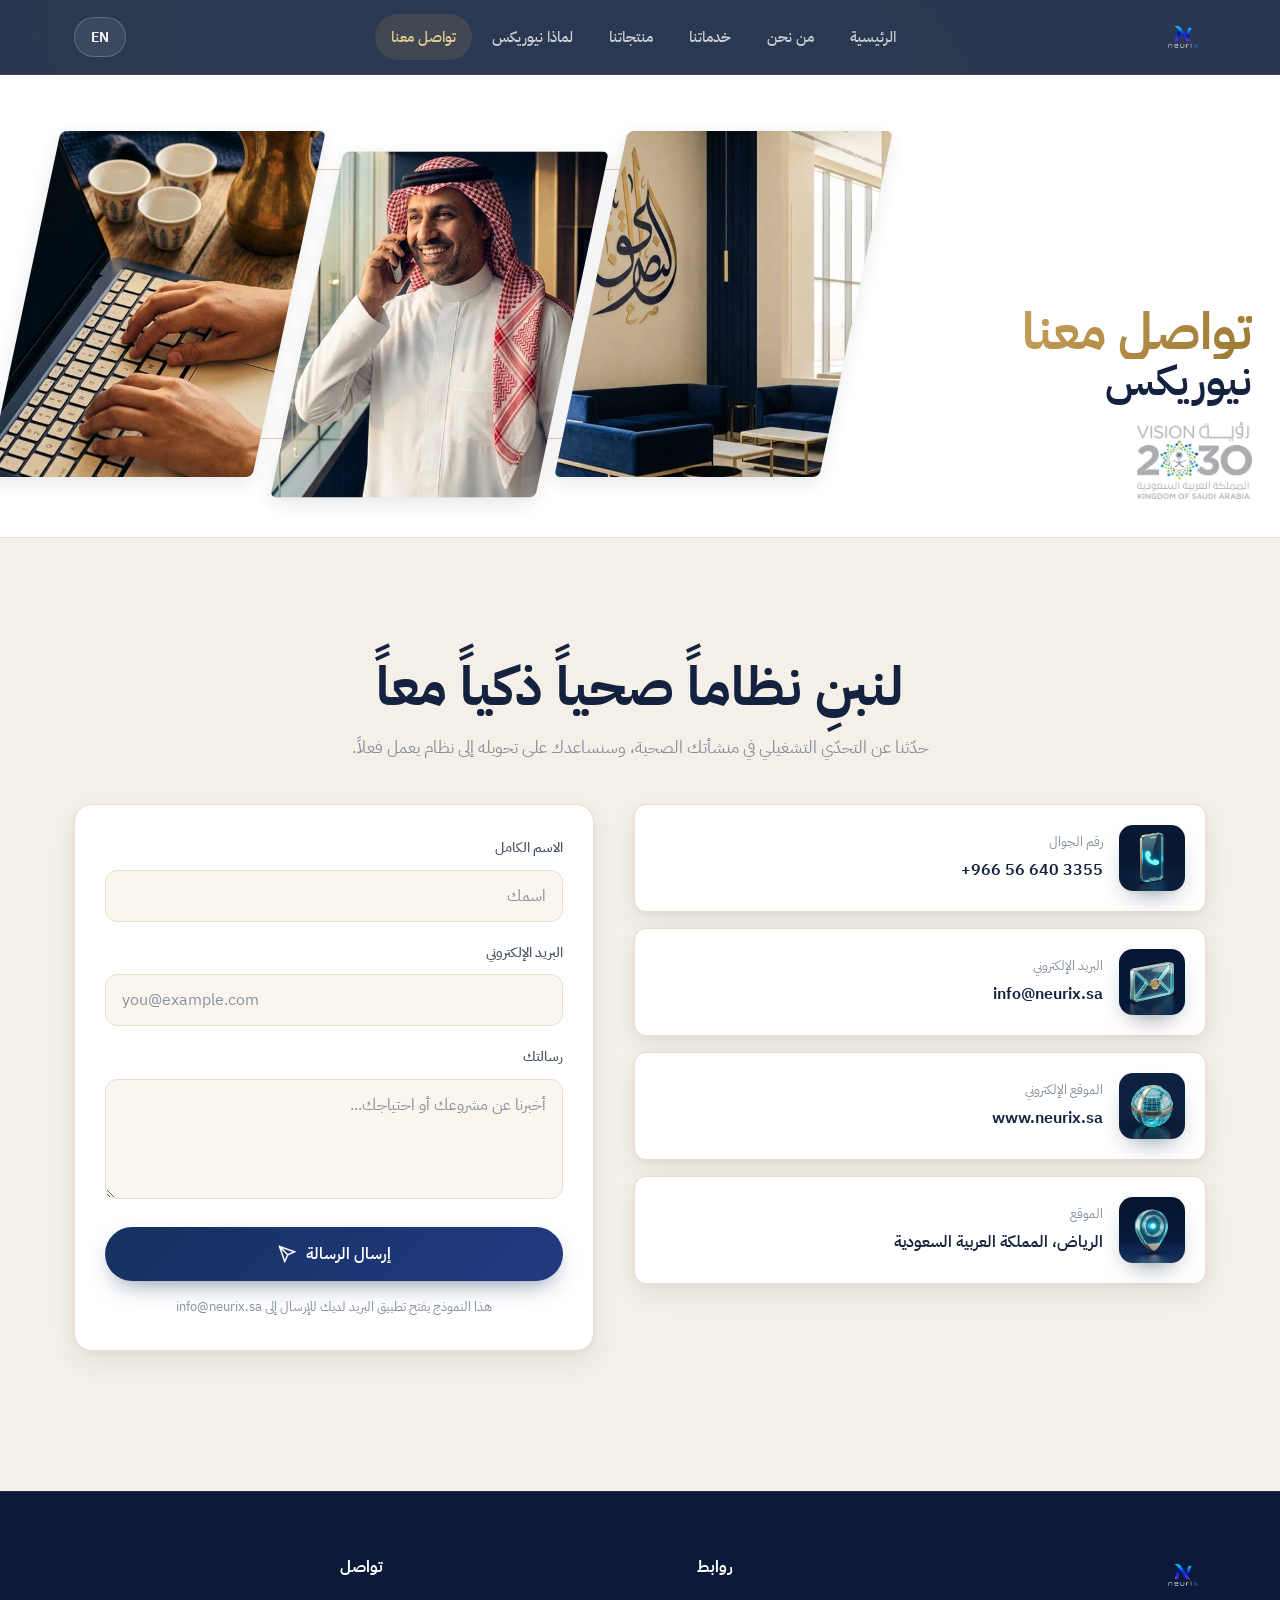
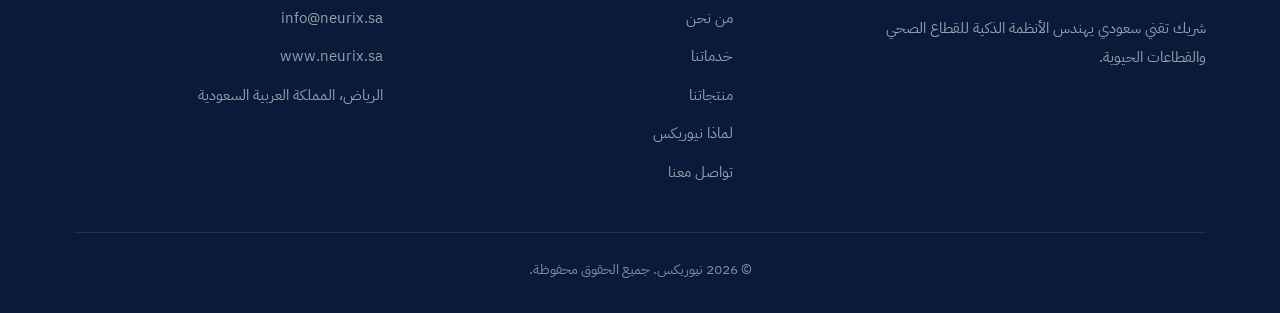
<file: contact.html>
<!DOCTYPE html>
<html lang="ar" dir="rtl">
<head>
  <meta charset="UTF-8">
  <meta name="viewport" content="width=device-width, initial-scale=1.0">
  <title data-en="Contact — NEURIX" data-ar="تواصل معنا — نيوريكس">تواصل معنا — نيوريكس</title>
  <meta name="description" data-attr="content" data-en="Get in touch with NEURIX, your healthcare technology partner — email info@neurix.sa, Riyadh, Saudi Arabia." data-ar="تواصل مع نيوريكس، شريك التقنية للقطاع الصحي — البريد info@neurix.sa، الرياض، المملكة العربية السعودية." content="تواصل مع نيوريكس، شريك التقنية للقطاع الصحي — البريد info@neurix.sa، الرياض، المملكة العربية السعودية.">
  <link rel="canonical" href="https://neurix.sa/contact.html">
  <meta property="og:type" content="website">
  <meta property="og:site_name" content="NEURIX | نيوريكس">
  <meta property="og:locale" content="ar_SA">
  <meta property="og:locale:alternate" content="en_US">
  <meta property="og:url" content="https://neurix.sa/contact.html">
  <meta property="og:title" content="تواصل معنا — نيوريكس">
  <meta property="og:description" content="تواصل مع نيوريكس، شريك التقنية للقطاع الصحي — البريد info@neurix.sa، الرياض، المملكة العربية السعودية.">
  <meta property="og:image" content="https://neurix.sa/assets/og-cover.png">
  <meta property="og:image:width" content="1200">
  <meta property="og:image:height" content="630">
  <meta property="og:image:alt" content="NEURIX — شريك التقنية للقطاع الصحي">
  <meta name="twitter:card" content="summary_large_image">
  <meta name="twitter:title" content="تواصل معنا — نيوريكس">
  <meta name="twitter:description" content="تواصل مع نيوريكس، شريك التقنية للقطاع الصحي — البريد info@neurix.sa، الرياض، المملكة العربية السعودية.">
  <meta name="twitter:image" content="https://neurix.sa/assets/og-cover.png">
  <meta name="theme-color" content="#0B1020">
  <link rel="icon" type="image/svg+xml" href="assets/favicon.svg">
  <link rel="preconnect" href="https://fonts.googleapis.com">
  <link rel="preconnect" href="https://fonts.gstatic.com" crossorigin>
  <link href="https://fonts.googleapis.com/css2?family=Plus+Jakarta+Sans:wght@400;500;600;700;800&family=IBM+Plex+Sans+Arabic:wght@400;500;600;700&display=swap" rel="stylesheet">
  <link rel="stylesheet" href="css/styles.css">
</head>
<body>

  <header class="site-header">
    <div class="container nav">
      <a href="index.html" class="brand" aria-label="NEURIX">
        <img src="assets/neurix-logo.png" alt="NEURIX" class="brand-logo" hidden onload="this.hidden=false; this.nextElementSibling.style.display='none'; this.nextElementSibling.nextElementSibling.style.display='none'">
        <svg class="logo-mark" viewBox="0 0 64 64" aria-hidden="true">
          <defs><linearGradient id="lg" x1="0" y1="0" x2="1" y2="1"><stop offset="0" stop-color="#15C2D6"/><stop offset="1" stop-color="#5B4BFF"/></linearGradient></defs>
          <path d="M16 48 V20 q0-4 4-2 l24 22 q0 2-2 2 h-4 L18 24 v24 z M48 16 V44 q0 4-4 2 L20 24 q0-2 2-2 h4 L46 40 V16 z" fill="url(#lg)"/>
        </svg>
        <span class="logo-word">neuri<b class="gradient-text">x</b></span>
      </a>
      <nav class="nav-links" aria-label="Main">
        <a href="index.html"   data-en="Home"        data-ar="الرئيسية">الرئيسية</a>
        <a href="about.html"    data-en="About"       data-ar="من نحن">من نحن</a>
        <a href="services.html" data-en="Services"    data-ar="خدماتنا">خدماتنا</a>
        <a href="products.html" data-en="Products"    data-ar="منتجاتنا">منتجاتنا</a>
        <a href="why.html"      data-en="Why NEURIX"  data-ar="لماذا نيوريكس">لماذا نيوريكس</a>
        <a href="contact.html"  data-en="Contact"     data-ar="تواصل معنا">تواصل معنا</a>
      </nav>
      <div class="nav-actions">
        <button class="lang-toggle" type="button">EN</button>
        <button class="menu-btn" type="button" aria-label="Menu"><span></span><span></span><span></span></button>
      </div>
    </div>
  </header>

  <main>
    <!-- Angled photo collage banner -->
    <section class="photo-banner pb-3" aria-label="NEURIX">
      <div class="pb-wrap">
        <span class="pb-frame" aria-hidden="true"></span>
        <div class="pb-title reveal">
          <h1 class="pb-h">
            <span class="pb-t1" data-en="CONTACT" data-ar="تواصل معنا">تواصل معنا</span>
            <span class="pb-t2" data-en="NEURIX" data-ar="نيوريكس">نيوريكس</span>
          </h1>
          <img class="pb-vision" src="assets/vision2030.png" alt="Saudi Vision 2030 — رؤية السعودية 2030" loading="lazy">
        </div>
        <div class="pb-strip">
          <div class="pb-col"><div class="pb-panel"><img src="assets/ai/contact-1.jpg" alt="" loading="lazy"></div></div>
          <div class="pb-col"><div class="pb-panel"><img src="assets/ai/contact-2.jpg" alt="" loading="lazy"></div></div>
          <div class="pb-col"><div class="pb-panel"><img src="assets/ai/contact-3.jpg" alt="" loading="lazy"></div></div>
        </div>
      </div>
    </section>

    <section class="section" style="padding-bottom:30px">
      <div class="container section-head center" style="margin-bottom:0">
        <h2 class="section-title reveal" style="font-size:clamp(2rem,5vw,3.4rem)" data-en="Let's build an intelligent healthcare system" data-ar="لنبنِ نظاماً صحياً ذكياً معاً">لنبنِ نظاماً صحياً ذكياً معاً</h2>
        <p class="section-sub reveal" data-en="Tell us about the operational challenge in your health institution, and we'll help turn it into a system that truly works." data-ar="حدّثنا عن التحدّي التشغيلي في منشأتك الصحية، وسنساعدك على تحويله إلى نظام يعمل فعلاً.">حدّثنا عن التحدّي التشغيلي في منشأتك الصحية، وسنساعدك على تحويله إلى نظام يعمل فعلاً.</p>
      </div>
    </section>

    <section class="section" style="padding-top:10px">
      <div class="container">
        <div class="contact-grid">
          <!-- Contact details -->
          <div class="contact-list reveal">
            <a class="contact-item" href="tel:+966566403355">
              <div class="icon icon-3d"><img src="assets/icons/phone.png" alt="" loading="lazy"></div>
              <div><div class="ci-label" data-en="Mobile Number" data-ar="رقم الجوال">رقم الجوال</div><div class="ci-value" dir="ltr" style="text-align:start">+966 56 640 3355</div></div>
            </a>
            <a class="contact-item" href="mailto:info@neurix.sa">
              <div class="icon icon-3d"><img src="assets/icons/email.png" alt="" loading="lazy"></div>
              <div><div class="ci-label" data-en="Email Address" data-ar="البريد الإلكتروني">البريد الإلكتروني</div><div class="ci-value" dir="ltr" style="text-align:start">info@neurix.sa</div></div>
            </a>
            <a class="contact-item" href="https://www.neurix.sa" target="_blank" rel="noopener">
              <div class="icon icon-3d"><img src="assets/icons/globe.png" alt="" loading="lazy"></div>
              <div><div class="ci-label" data-en="Website" data-ar="الموقع الإلكتروني">الموقع الإلكتروني</div><div class="ci-value" dir="ltr" style="text-align:start">www.neurix.sa</div></div>
            </a>
            <div class="contact-item">
              <div class="icon icon-3d"><img src="assets/icons/pin.png" alt="" loading="lazy"></div>
              <div><div class="ci-label" data-en="Location" data-ar="الموقع">الموقع</div><div class="ci-value" data-en="Riyadh, Saudi Arabia" data-ar="الرياض، المملكة العربية السعودية">الرياض، المملكة العربية السعودية</div></div>
            </div>
          </div>

          <!-- Form -->
          <form id="contact-form" class="contact-form reveal" novalidate>
            <div class="field">
              <label data-en="Full name" data-ar="الاسم الكامل">الاسم الكامل</label>
              <input type="text" name="name" required data-attr="placeholder" data-en="Your name" data-ar="اسمك" placeholder="">
            </div>
            <div class="field">
              <label data-en="Email" data-ar="البريد الإلكتروني">البريد الإلكتروني</label>
              <input type="email" name="email" required dir="ltr" data-attr="placeholder" data-en="you@example.com" data-ar="you@example.com" placeholder="">
            </div>
            <div class="field">
              <label data-en="Message" data-ar="رسالتك">رسالتك</label>
              <textarea name="message" required data-attr="placeholder" data-en="Tell us about your project or need..." data-ar="أخبرنا عن مشروعك أو احتياجك..." placeholder=""></textarea>
            </div>
            <button type="submit" class="btn btn-primary" style="width:100%; justify-content:center">
              <span data-en="Send message" data-ar="إرسال الرسالة">إرسال الرسالة</span>
              <svg viewBox="0 0 24 24" fill="none" stroke="currentColor" stroke-width="2"><path d="M22 2L11 13M22 2l-7 20-4-9-9-4z"/></svg>
            </button>
            <p class="section-sub" style="font-size:.82rem; margin-top:14px; text-align:center" data-en="This form opens your email app to send to info@neurix.sa" data-ar="هذا النموذج يفتح تطبيق البريد لديك للإرسال إلى info@neurix.sa">هذا النموذج يفتح تطبيق البريد لديك للإرسال إلى info@neurix.sa</p>
          </form>
        </div>
      </div>
    </section>
  </main>

  <footer class="site-footer">
    <div class="container">
      <div class="footer-top">
        <div class="footer-about">
          <a href="index.html" class="brand" aria-label="NEURIX">
            <img src="assets/neurix-logo.png" alt="NEURIX" class="brand-logo" hidden onload="this.hidden=false; this.nextElementSibling.style.display='none'; this.nextElementSibling.nextElementSibling.style.display='none'">
            <svg class="logo-mark" viewBox="0 0 64 64" aria-hidden="true">
              <defs><linearGradient id="fg" x1="0" y1="0" x2="1" y2="1"><stop offset="0" stop-color="#15C2D6"/><stop offset="1" stop-color="#5B4BFF"/></linearGradient></defs>
              <path d="M16 48 V20 q0-4 4-2 l24 22 q0 2-2 2 h-4 L18 24 v24 z M48 16 V44 q0 4-4 2 L20 24 q0-2 2-2 h4 L46 40 V16 z" fill="url(#fg)"/>
            </svg>
            <span class="logo-word">neuri<b class="gradient-text">x</b></span>
          </a>
          <p data-en="A Saudi technology partner engineering intelligent systems for healthcare and vital sectors." data-ar="شريك تقني سعودي يهندس الأنظمة الذكية للقطاع الصحي والقطاعات الحيوية.">شريك تقني سعودي يهندس الأنظمة الذكية للقطاع الصحي والقطاعات الحيوية.</p>
        </div>
        <div class="footer-col">
          <h4 data-en="Navigate" data-ar="روابط">روابط</h4>
          <a href="about.html"    data-en="About"      data-ar="من نحن">من نحن</a>
          <a href="services.html" data-en="Services"   data-ar="خدماتنا">خدماتنا</a>
          <a href="products.html" data-en="Products"   data-ar="منتجاتنا">منتجاتنا</a>
          <a href="why.html"      data-en="Why NEURIX" data-ar="لماذا نيوريكس">لماذا نيوريكس</a>
          <a href="contact.html"  data-en="Contact"    data-ar="تواصل معنا">تواصل معنا</a>
        </div>
        <div class="footer-col">
          <h4 data-en="Contact" data-ar="تواصل">تواصل</h4>
          <a href="mailto:info@neurix.sa">info@neurix.sa</a>
          <a href="https://www.neurix.sa" target="_blank" rel="noopener">www.neurix.sa</a>
          <p data-en="Riyadh, Saudi Arabia" data-ar="الرياض، المملكة العربية السعودية">الرياض، المملكة العربية السعودية</p>
        </div>
      </div>
      <div class="footer-bottom">
        <span data-en="© 2026 NEURIX. All rights reserved." data-ar="© 2026 نيوريكس. جميع الحقوق محفوظة.">© 2026 نيوريكس. جميع الحقوق محفوظة.</span>
      </div>
    </div>
  </footer>

  <script src="js/main.js"></script>
</body>
</html>
</file>
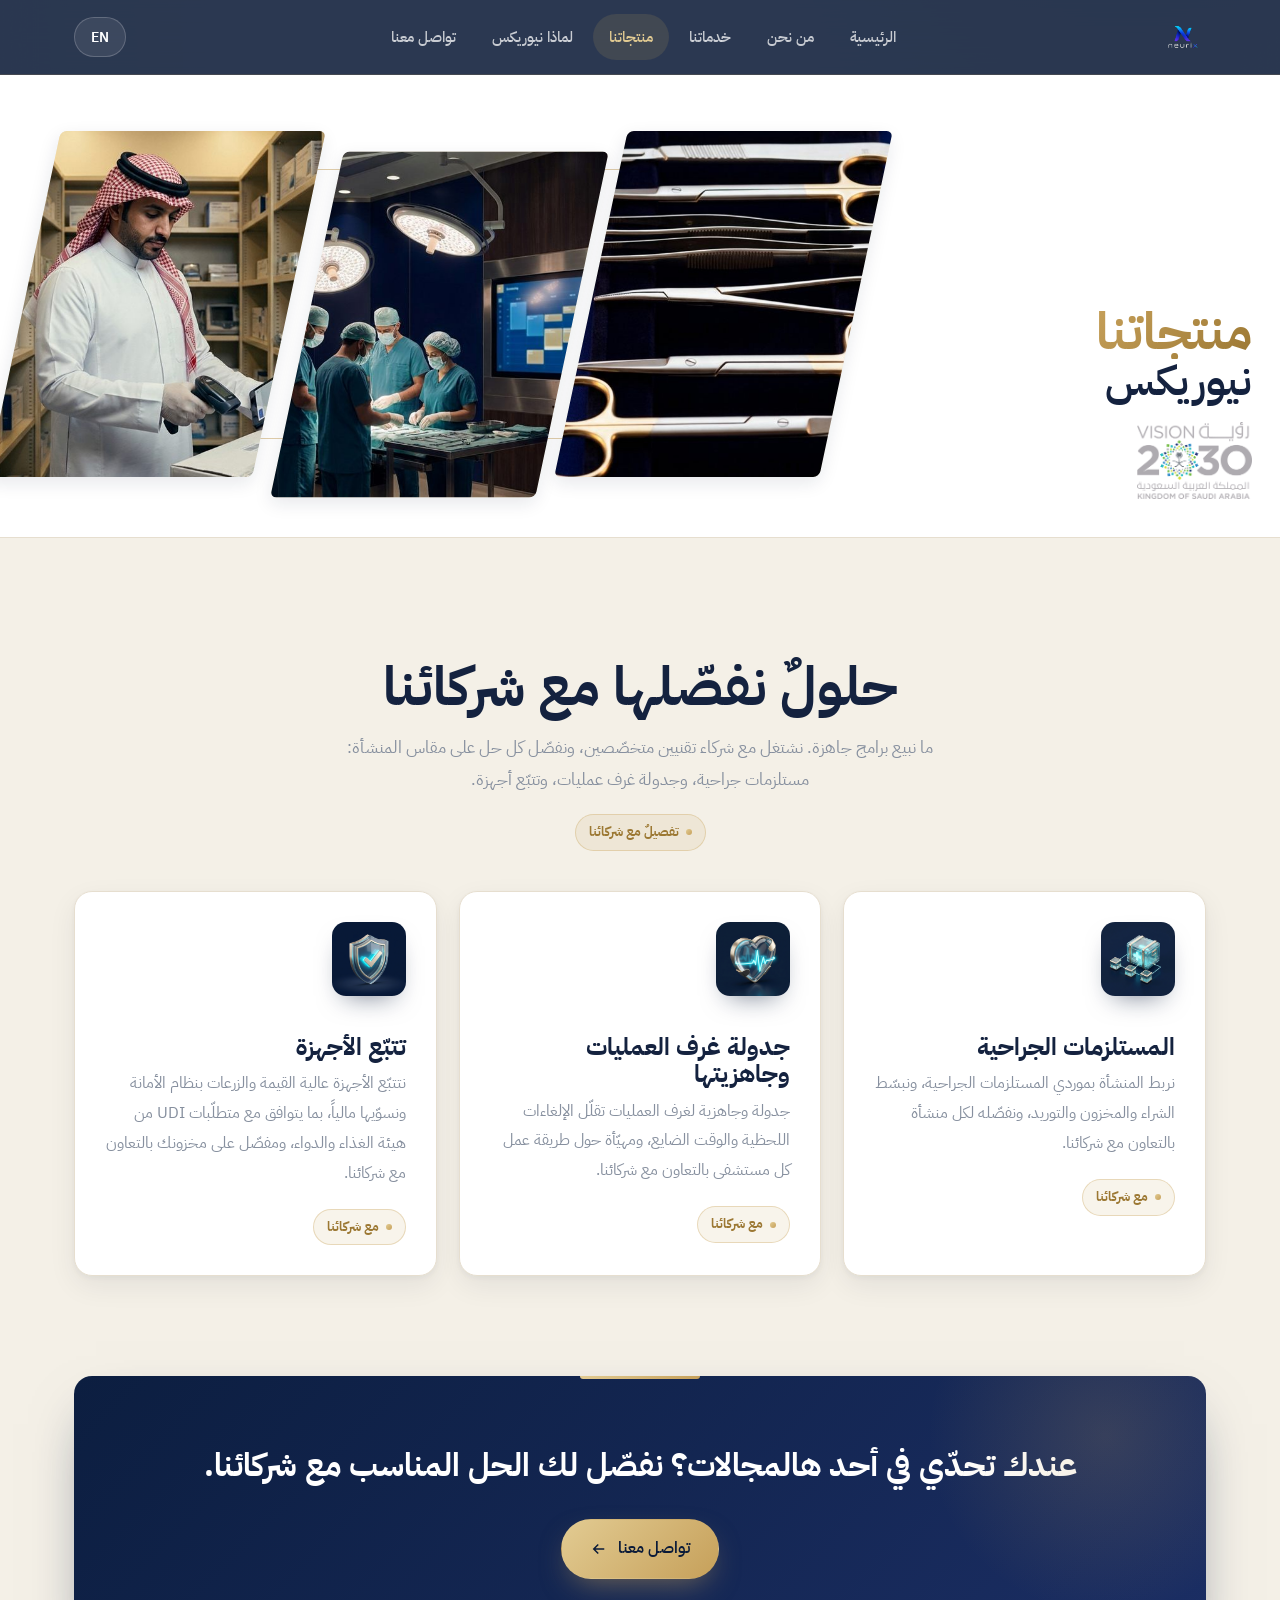
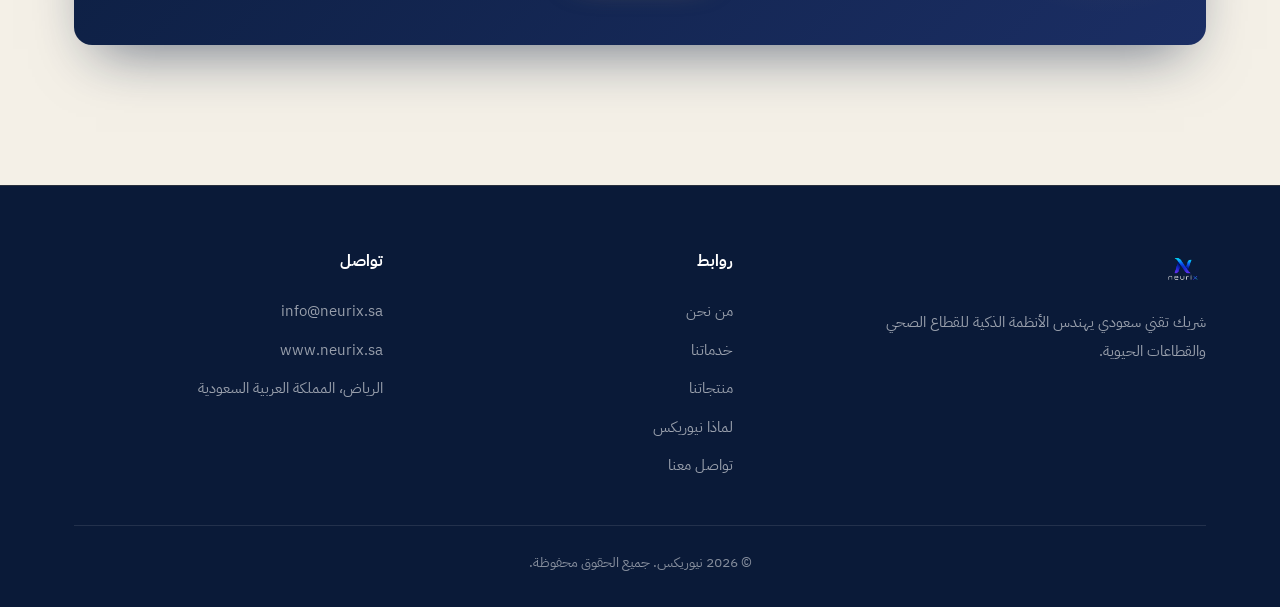
<file: products.html>
<!DOCTYPE html>
<html lang="ar" dir="rtl">
<head>
  <meta charset="UTF-8">
  <meta name="viewport" content="width=device-width, initial-scale=1.0">
  <title data-en="Products — NEURIX" data-ar="منتجاتنا — نيوريكس">منتجاتنا — نيوريكس</title>
  <meta name="description" data-attr="content" data-en="Solutions NEURIX tailors with its partners for healthcare — surgical supply, OR scheduling, and device traceability — customized and integrated to fit each institution's needs." data-ar="حلولٌ تفصّلها نيوريكس مع شركائها للقطاع الصحي — المستلزمات الجراحية وجدولة غرف العمليات وتتبّع الأجهزة — تُخصَّص وتُكامَل بما يناسب احتياج كل منشأة." content="حلولٌ تفصّلها نيوريكس مع شركائها للقطاع الصحي — المستلزمات الجراحية وجدولة غرف العمليات وتتبّع الأجهزة — تُخصَّص وتُكامَل بما يناسب احتياج كل منشأة.">
  <link rel="canonical" href="https://neurix.sa/products.html">
  <meta property="og:type" content="website">
  <meta property="og:site_name" content="NEURIX | نيوريكس">
  <meta property="og:locale" content="ar_SA">
  <meta property="og:locale:alternate" content="en_US">
  <meta property="og:url" content="https://neurix.sa/products.html">
  <meta property="og:title" content="منتجاتنا — نيوريكس">
  <meta property="og:description" content="حلولٌ تفصّلها نيوريكس مع شركائها للقطاع الصحي — المستلزمات الجراحية وجدولة غرف العمليات وتتبّع الأجهزة — تُخصَّص وتُكامَل بما يناسب احتياج كل منشأة.">
  <meta property="og:image" content="https://neurix.sa/assets/og-cover.png">
  <meta property="og:image:width" content="1200">
  <meta property="og:image:height" content="630">
  <meta property="og:image:alt" content="NEURIX — شريك التقنية للقطاع الصحي">
  <meta name="twitter:card" content="summary_large_image">
  <meta name="twitter:title" content="منتجاتنا — نيوريكس">
  <meta name="twitter:description" content="حلولٌ تفصّلها نيوريكس مع شركائها للقطاع الصحي — المستلزمات الجراحية وجدولة غرف العمليات وتتبّع الأجهزة — تُخصَّص وتُكامَل بما يناسب احتياج كل منشأة.">
  <meta name="twitter:image" content="https://neurix.sa/assets/og-cover.png">
  <meta name="theme-color" content="#0B1020">
  <link rel="icon" type="image/svg+xml" href="assets/favicon.svg">
  <link rel="preconnect" href="https://fonts.googleapis.com">
  <link rel="preconnect" href="https://fonts.gstatic.com" crossorigin>
  <link href="https://fonts.googleapis.com/css2?family=Plus+Jakarta+Sans:wght@400;500;600;700;800&family=IBM+Plex+Sans+Arabic:wght@400;500;600;700&display=swap" rel="stylesheet">
  <link rel="stylesheet" href="css/styles.css">
</head>
<body>

  <header class="site-header">
    <div class="container nav">
      <a href="index.html" class="brand" aria-label="NEURIX">
        <img src="assets/neurix-logo.png" alt="NEURIX" class="brand-logo" hidden onload="this.hidden=false; this.nextElementSibling.style.display='none'; this.nextElementSibling.nextElementSibling.style.display='none'">
        <svg class="logo-mark" viewBox="0 0 64 64" aria-hidden="true">
          <defs><linearGradient id="lg" x1="0" y1="0" x2="1" y2="1"><stop offset="0" stop-color="#15C2D6"/><stop offset="1" stop-color="#5B4BFF"/></linearGradient></defs>
          <path d="M16 48 V20 q0-4 4-2 l24 22 q0 2-2 2 h-4 L18 24 v24 z M48 16 V44 q0 4-4 2 L20 24 q0-2 2-2 h4 L46 40 V16 z" fill="url(#lg)"/>
        </svg>
        <span class="logo-word">neuri<b class="gradient-text">x</b></span>
      </a>
      <nav class="nav-links" aria-label="Main">
        <a href="index.html"   data-en="Home"        data-ar="الرئيسية">الرئيسية</a>
        <a href="about.html"    data-en="About"       data-ar="من نحن">من نحن</a>
        <a href="services.html" data-en="Services"    data-ar="خدماتنا">خدماتنا</a>
        <a href="products.html" data-en="Products"    data-ar="منتجاتنا">منتجاتنا</a>
        <a href="why.html"      data-en="Why NEURIX"  data-ar="لماذا نيوريكس">لماذا نيوريكس</a>
        <a href="contact.html"  data-en="Contact"     data-ar="تواصل معنا">تواصل معنا</a>
      </nav>
      <div class="nav-actions">
        <button class="lang-toggle" type="button">EN</button>
        <button class="menu-btn" type="button" aria-label="Menu"><span></span><span></span><span></span></button>
      </div>
    </div>
  </header>

  <main>
    <!-- Angled photo collage banner -->
    <section class="photo-banner pb-3" aria-label="NEURIX">
      <div class="pb-wrap">
        <span class="pb-frame" aria-hidden="true"></span>
        <div class="pb-title reveal">
          <h1 class="pb-h">
            <span class="pb-t1" data-en="PRODUCTS" data-ar="منتجاتنا">منتجاتنا</span>
            <span class="pb-t2" data-en="NEURIX" data-ar="نيوريكس">نيوريكس</span>
          </h1>
          <img class="pb-vision" src="assets/vision2030.png" alt="Saudi Vision 2030 — رؤية السعودية 2030" loading="lazy">
        </div>
        <div class="pb-strip">
          <div class="pb-col"><div class="pb-panel"><img src="assets/ai/products-1.jpg" alt="" loading="lazy"></div></div>
          <div class="pb-col"><div class="pb-panel"><img src="assets/ai/products-2.jpg" alt="" loading="lazy"></div></div>
          <div class="pb-col"><div class="pb-panel"><img src="assets/ai/products-3.jpg" alt="" loading="lazy"></div></div>
        </div>
      </div>
    </section>

    <!-- Page hero -->
    <section class="section" style="padding-bottom:30px">
      <div class="container section-head center" style="margin-bottom:0">
        <h2 class="section-title reveal" style="font-size:clamp(2rem,5vw,3.4rem)" data-en="Solutions we tailor with our partners" data-ar="حلولٌ نفصّلها مع شركائنا">حلولٌ نفصّلها مع شركائنا</h2>
        <p class="section-sub reveal" data-en="We don't sell off-the-shelf software. We work with specialized technology partners and tailor each solution to what the facility actually needs: surgical supply, OR scheduling, and device traceability." data-ar="ما نبيع برامج جاهزة. نشتغل مع شركاء تقنيين متخصّصين، ونفصّل كل حل على مقاس المنشأة: مستلزمات جراحية، وجدولة غرف عمليات، وتتبّع أجهزة.">ما نبيع برامج جاهزة. نشتغل مع شركاء تقنيين متخصّصين، ونفصّل كل حل على مقاس المنشأة: مستلزمات جراحية، وجدولة غرف عمليات، وتتبّع أجهزة.</p>
        <div class="reveal" style="margin-top:18px">
          <span class="status-tag"><span class="dot"></span><span data-en="Tailored with our partners" data-ar="تفصيلٌ مع شركائنا">تفصيلٌ مع شركائنا</span></span>
        </div>
      </div>
    </section>

    <!-- Products grid -->
    <section class="section" style="padding-top:10px">
      <div class="container">
        <div class="grid grid-3">
          <article class="card product-card reveal">
            <div class="icon icon-3d"><img src="assets/icons/surgsupply.png" alt="" loading="lazy"></div>
            <h3 class="name" data-en="Surgical supply" data-ar="المستلزمات الجراحية">المستلزمات الجراحية</h3>
            <p data-en="We connect the facility with surgical-supply vendors, simplify procurement, inventory and fulfillment, and shape it around each facility, together with our partners." data-ar="نربط المنشأة بموردي المستلزمات الجراحية، ونبسّط الشراء والمخزون والتوريد، ونفصّله لكل منشأة بالتعاون مع شركائنا.">نربط المنشأة بموردي المستلزمات الجراحية، ونبسّط الشراء والمخزون والتوريد، ونفصّله لكل منشأة بالتعاون مع شركائنا.</p>
            <span class="status-tag"><span class="dot"></span><span data-en="With our partners" data-ar="مع شركائنا">مع شركائنا</span></span>
          </article>

          <article class="card product-card reveal">
            <div class="icon icon-3d"><img src="assets/icons/heartpulse.png" alt="" loading="lazy"></div>
            <h3 class="name" data-en="OR scheduling &amp; readiness" data-ar="جدولة غرف العمليات وجاهزيتها">جدولة غرف العمليات وجاهزيتها</h3>
            <p data-en="Scheduling and readiness for operating rooms that cut last-minute cancellations and idle time, set up around the way each hospital works, together with our partners." data-ar="جدولة وجاهزية لغرف العمليات تقلّل الإلغاءات اللحظية والوقت الضايع، ومهيّأة حول طريقة عمل كل مستشفى بالتعاون مع شركائنا.">جدولة وجاهزية لغرف العمليات تقلّل الإلغاءات اللحظية والوقت الضايع، ومهيّأة حول طريقة عمل كل مستشفى بالتعاون مع شركائنا.</p>
            <span class="status-tag"><span class="dot"></span><span data-en="With our partners" data-ar="مع شركائنا">مع شركائنا</span></span>
          </article>

          <article class="card product-card reveal">
            <div class="icon icon-3d"><img src="assets/icons/shieldcheck.png" alt="" loading="lazy"></div>
            <h3 class="name" data-en="Device traceability" data-ar="تتبّع الأجهزة">تتبّع الأجهزة</h3>
            <p data-en="We track and financially reconcile high-value devices and consignment implants, in line with SFDA UDI requirements, and shaped around your inventory, together with our partners." data-ar="نتتبّع الأجهزة عالية القيمة والزرعات بنظام الأمانة ونسوّيها مالياً، بما يتوافق مع متطلّبات UDI من هيئة الغذاء والدواء، ومفصّل على مخزونك بالتعاون مع شركائنا.">نتتبّع الأجهزة عالية القيمة والزرعات بنظام الأمانة ونسوّيها مالياً، بما يتوافق مع متطلّبات UDI من هيئة الغذاء والدواء، ومفصّل على مخزونك بالتعاون مع شركائنا.</p>
            <span class="status-tag"><span class="dot"></span><span data-en="With our partners" data-ar="مع شركائنا">مع شركائنا</span></span>
          </article>
        </div>
      </div>
    </section>

    <!-- CTA -->
    <section class="section" style="padding-top:0">
      <div class="container">
        <div class="statement reveal">
          <p data-en="Got a challenge in one of these areas? Let's tailor the right solution with our partners." data-ar="عندك تحدّي في أحد هالمجالات؟ نفصّل لك الحل المناسب مع شركائنا.">عندك تحدّي في أحد هالمجالات؟ نفصّل لك الحل المناسب مع شركائنا.</p>
          <div class="hero-cta" style="margin-top:30px">
            <a href="contact.html" class="btn btn-primary"><span data-en="Get in touch" data-ar="تواصل معنا">تواصل معنا</span>
              <svg viewBox="0 0 24 24" fill="none" stroke="currentColor" stroke-width="2"><path d="M5 12h14M13 6l6 6-6 6"/></svg>
            </a>
          </div>
        </div>
      </div>
    </section>
  </main>

  <footer class="site-footer">
    <div class="container">
      <div class="footer-top">
        <div class="footer-about">
          <a href="index.html" class="brand" aria-label="NEURIX">
            <img src="assets/neurix-logo.png" alt="NEURIX" class="brand-logo" hidden onload="this.hidden=false; this.nextElementSibling.style.display='none'; this.nextElementSibling.nextElementSibling.style.display='none'">
            <svg class="logo-mark" viewBox="0 0 64 64" aria-hidden="true">
              <defs><linearGradient id="fg" x1="0" y1="0" x2="1" y2="1"><stop offset="0" stop-color="#15C2D6"/><stop offset="1" stop-color="#5B4BFF"/></linearGradient></defs>
              <path d="M16 48 V20 q0-4 4-2 l24 22 q0 2-2 2 h-4 L18 24 v24 z M48 16 V44 q0 4-4 2 L20 24 q0-2 2-2 h4 L46 40 V16 z" fill="url(#fg)"/>
            </svg>
            <span class="logo-word">neuri<b class="gradient-text">x</b></span>
          </a>
          <p data-en="A Saudi technology partner engineering intelligent systems for healthcare and vital sectors." data-ar="شريك تقني سعودي يهندس الأنظمة الذكية للقطاع الصحي والقطاعات الحيوية.">شريك تقني سعودي يهندس الأنظمة الذكية للقطاع الصحي والقطاعات الحيوية.</p>
        </div>
        <div class="footer-col">
          <h4 data-en="Navigate" data-ar="روابط">روابط</h4>
          <a href="about.html"    data-en="About"      data-ar="من نحن">من نحن</a>
          <a href="services.html" data-en="Services"   data-ar="خدماتنا">خدماتنا</a>
          <a href="products.html" data-en="Products"   data-ar="منتجاتنا">منتجاتنا</a>
          <a href="why.html"      data-en="Why NEURIX" data-ar="لماذا نيوريكس">لماذا نيوريكس</a>
          <a href="contact.html"  data-en="Contact"    data-ar="تواصل معنا">تواصل معنا</a>
        </div>
        <div class="footer-col">
          <h4 data-en="Contact" data-ar="تواصل">تواصل</h4>
          <a href="mailto:info@neurix.sa">info@neurix.sa</a>
          <a href="https://www.neurix.sa" target="_blank" rel="noopener">www.neurix.sa</a>
          <p data-en="Riyadh, Saudi Arabia" data-ar="الرياض، المملكة العربية السعودية">الرياض، المملكة العربية السعودية</p>
        </div>
      </div>
      <div class="footer-bottom">
        <span data-en="© 2026 NEURIX. All rights reserved." data-ar="© 2026 نيوريكس. جميع الحقوق محفوظة.">© 2026 نيوريكس. جميع الحقوق محفوظة.</span>
      </div>
    </div>
  </footer>

  <script src="js/main.js"></script>
</body>
</html>
</file>
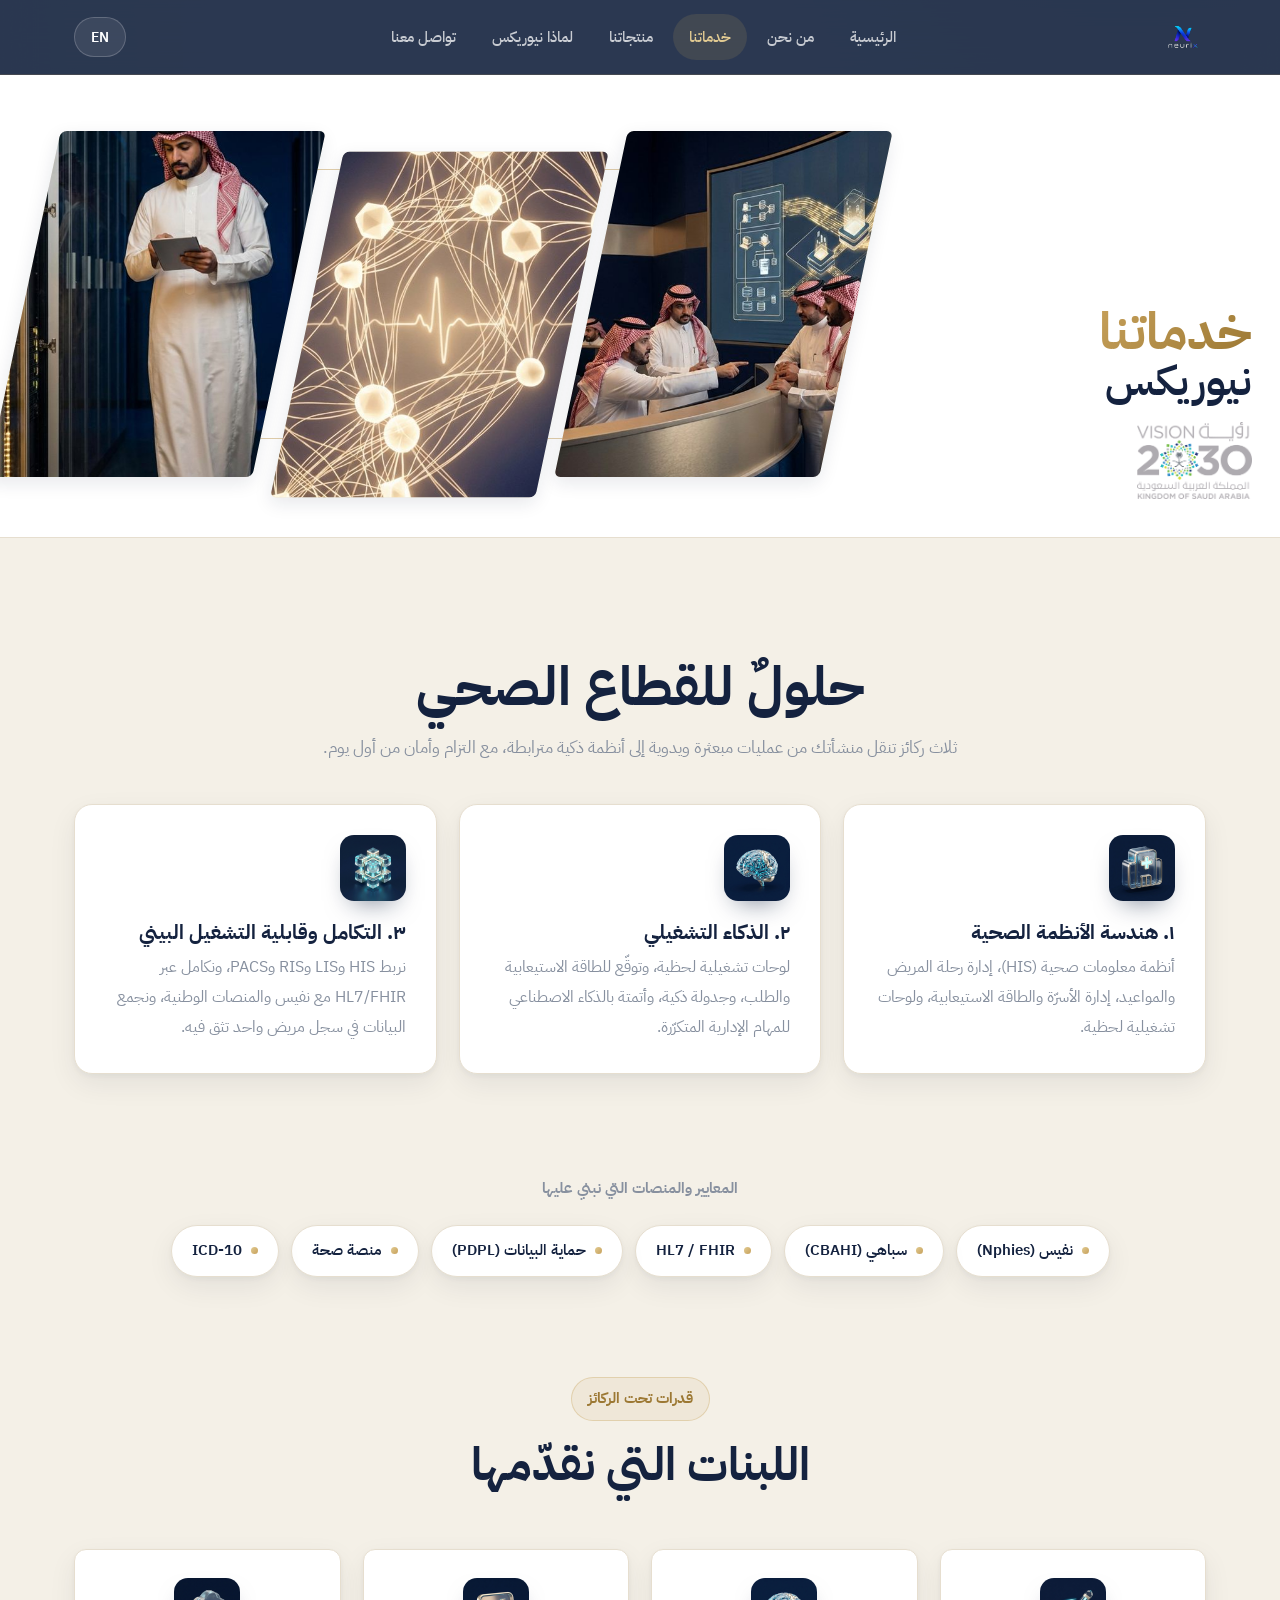
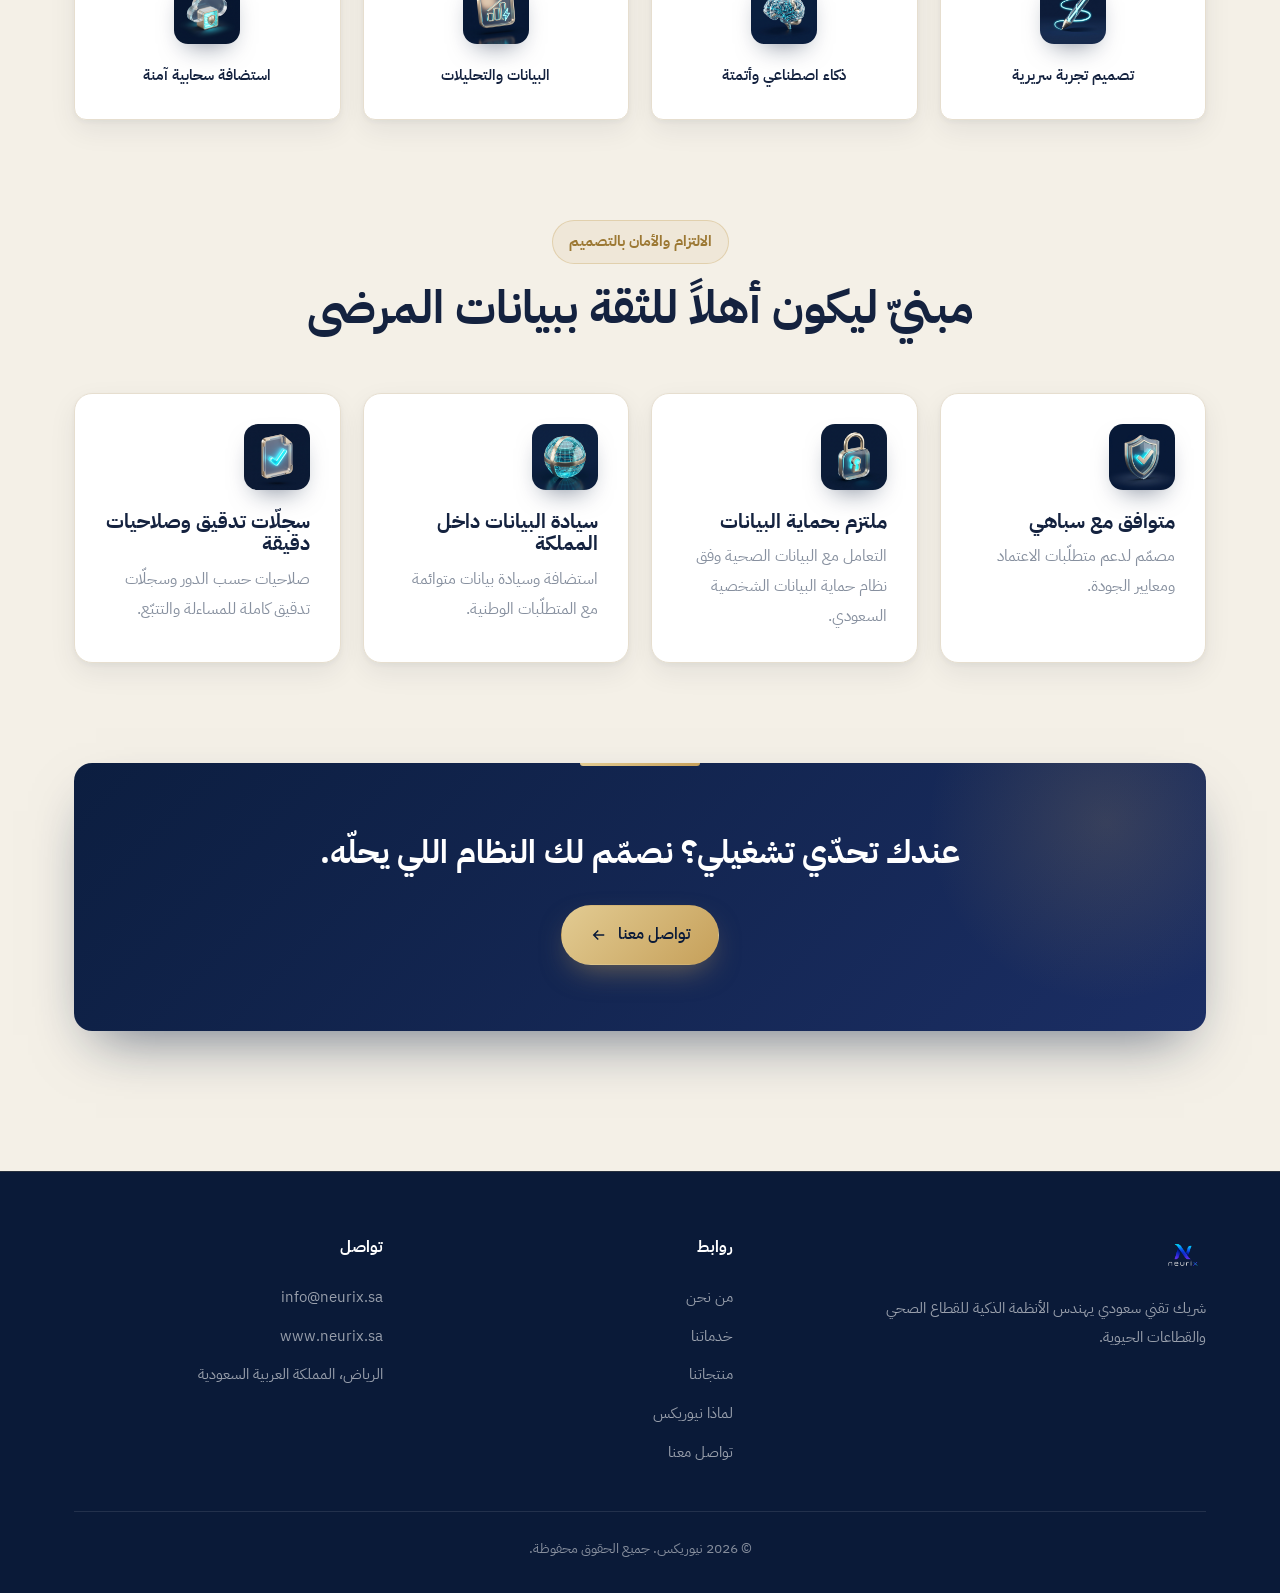
<file: services.html>
<!DOCTYPE html>
<html lang="ar" dir="rtl">
<head>
  <meta charset="UTF-8">
  <meta name="viewport" content="width=device-width, initial-scale=1.0">
  <title data-en="Services — NEURIX" data-ar="خدماتنا — نيوريكس">خدماتنا — نيوريكس</title>
  <meta name="description" data-attr="content" data-en="Healthcare solutions: health systems engineering, operational AI & automation, integration & interoperability (Nphies, FHIR), and compliance & security by design (CBAHI, PDPL)." data-ar="حلول صحية: هندسة الأنظمة الصحية، الذكاء التشغيلي والأتمتة، التكامل وقابلية التشغيل البيني (نفيس، FHIR)، والالتزام والأمان بالتصميم (سباهي، حماية البيانات)." content="حلول صحية: هندسة الأنظمة الصحية، الذكاء التشغيلي والأتمتة، التكامل وقابلية التشغيل البيني (نفيس، FHIR)، والالتزام والأمان بالتصميم (سباهي، حماية البيانات).">
  <link rel="canonical" href="https://neurix.sa/services.html">
  <meta property="og:type" content="website">
  <meta property="og:site_name" content="NEURIX | نيوريكس">
  <meta property="og:locale" content="ar_SA">
  <meta property="og:locale:alternate" content="en_US">
  <meta property="og:url" content="https://neurix.sa/services.html">
  <meta property="og:title" content="خدماتنا — نيوريكس">
  <meta property="og:description" content="حلول صحية: هندسة الأنظمة الصحية، الذكاء التشغيلي والأتمتة، التكامل وقابلية التشغيل البيني (نفيس، FHIR)، والالتزام والأمان بالتصميم (سباهي، حماية البيانات).">
  <meta property="og:image" content="https://neurix.sa/assets/og-cover.png">
  <meta property="og:image:width" content="1200">
  <meta property="og:image:height" content="630">
  <meta property="og:image:alt" content="NEURIX — شريك التقنية للقطاع الصحي">
  <meta name="twitter:card" content="summary_large_image">
  <meta name="twitter:title" content="خدماتنا — نيوريكس">
  <meta name="twitter:description" content="حلول صحية: هندسة الأنظمة الصحية، الذكاء التشغيلي والأتمتة، التكامل وقابلية التشغيل البيني (نفيس، FHIR)، والالتزام والأمان بالتصميم (سباهي، حماية البيانات).">
  <meta name="twitter:image" content="https://neurix.sa/assets/og-cover.png">
  <meta name="theme-color" content="#0B1020">
  <link rel="icon" type="image/svg+xml" href="assets/favicon.svg">
  <link rel="preconnect" href="https://fonts.googleapis.com">
  <link rel="preconnect" href="https://fonts.gstatic.com" crossorigin>
  <link href="https://fonts.googleapis.com/css2?family=Plus+Jakarta+Sans:wght@400;500;600;700;800&family=IBM+Plex+Sans+Arabic:wght@400;500;600;700&display=swap" rel="stylesheet">
  <link rel="stylesheet" href="css/styles.css">
</head>
<body>

  <header class="site-header">
    <div class="container nav">
      <a href="index.html" class="brand" aria-label="NEURIX">
        <img src="assets/neurix-logo.png" alt="NEURIX" class="brand-logo" hidden onload="this.hidden=false; this.nextElementSibling.style.display='none'; this.nextElementSibling.nextElementSibling.style.display='none'">
        <svg class="logo-mark" viewBox="0 0 64 64" aria-hidden="true">
          <defs><linearGradient id="lg" x1="0" y1="0" x2="1" y2="1"><stop offset="0" stop-color="#15C2D6"/><stop offset="1" stop-color="#5B4BFF"/></linearGradient></defs>
          <path d="M16 48 V20 q0-4 4-2 l24 22 q0 2-2 2 h-4 L18 24 v24 z M48 16 V44 q0 4-4 2 L20 24 q0-2 2-2 h4 L46 40 V16 z" fill="url(#lg)"/>
        </svg>
        <span class="logo-word">neuri<b class="gradient-text">x</b></span>
      </a>
      <nav class="nav-links" aria-label="Main">
        <a href="index.html"   data-en="Home"        data-ar="الرئيسية">الرئيسية</a>
        <a href="about.html"    data-en="About"       data-ar="من نحن">من نحن</a>
        <a href="services.html" data-en="Services"    data-ar="خدماتنا">خدماتنا</a>
        <a href="products.html" data-en="Products"    data-ar="منتجاتنا">منتجاتنا</a>
        <a href="why.html"      data-en="Why NEURIX"  data-ar="لماذا نيوريكس">لماذا نيوريكس</a>
        <a href="contact.html"  data-en="Contact"     data-ar="تواصل معنا">تواصل معنا</a>
      </nav>
      <div class="nav-actions">
        <button class="lang-toggle" type="button">EN</button>
        <button class="menu-btn" type="button" aria-label="Menu"><span></span><span></span><span></span></button>
      </div>
    </div>
  </header>

  <main>
    <!-- Angled photo collage banner -->
    <section class="photo-banner pb-3" aria-label="NEURIX">
      <div class="pb-wrap">
        <span class="pb-frame" aria-hidden="true"></span>
        <div class="pb-title reveal">
          <h1 class="pb-h">
            <span class="pb-t1" data-en="SERVICES" data-ar="خدماتنا">خدماتنا</span>
            <span class="pb-t2" data-en="NEURIX" data-ar="نيوريكس">نيوريكس</span>
          </h1>
          <img class="pb-vision" src="assets/vision2030.png" alt="Saudi Vision 2030 — رؤية السعودية 2030" loading="lazy">
        </div>
        <div class="pb-strip">
          <div class="pb-col"><div class="pb-panel"><img src="assets/ai/services-1.jpg" alt="" loading="lazy"></div></div>
          <div class="pb-col"><div class="pb-panel"><img src="assets/ai/services-2.jpg" alt="" loading="lazy"></div></div>
          <div class="pb-col"><div class="pb-panel"><img src="assets/ai/services-3.jpg" alt="" loading="lazy"></div></div>
        </div>
      </div>
    </section>

    <!-- Page hero -->
    <section class="section" style="padding-bottom:30px">
      <div class="container section-head center" style="margin-bottom:0">
        <h2 class="section-title reveal" style="font-size:clamp(2rem,5vw,3.4rem)" data-en="Solutions for healthcare" data-ar="حلولٌ للقطاع الصحي">حلولٌ للقطاع الصحي</h2>
        <p class="section-sub reveal" data-en="Three pillars that move your facility from scattered, manual work to smart, connected systems, with compliance and security in place from day one." data-ar="ثلاث ركائز تنقل منشأتك من عمليات مبعثرة ويدوية إلى أنظمة ذكية مترابطة، مع التزام وأمان من أول يوم.">ثلاث ركائز تنقل منشأتك من عمليات مبعثرة ويدوية إلى أنظمة ذكية مترابطة، مع التزام وأمان من أول يوم.</p>
      </div>
    </section>

    <!-- 3 pillars -->
    <section class="section" style="padding-top:10px">
      <div class="container">
        <div class="grid grid-3">
          <article class="card reveal">
            <div class="icon icon-3d"><img src="assets/icons/hospital.png" alt="" loading="lazy"></div>
            <h3 data-en="1. Health Systems Engineering" data-ar="١. هندسة الأنظمة الصحية">١. هندسة الأنظمة الصحية</h3>
            <p data-en="Health information systems (HIS), patient journey & appointment management, bed and capacity management, and live operational dashboards." data-ar="أنظمة معلومات صحية (HIS)، إدارة رحلة المريض والمواعيد، إدارة الأسرّة والطاقة الاستيعابية، ولوحات تشغيلية لحظية.">أنظمة معلومات صحية (HIS)، إدارة رحلة المريض والمواعيد، إدارة الأسرّة والطاقة الاستيعابية، ولوحات تشغيلية لحظية.</p>
          </article>
          <article class="card reveal">
            <div class="icon icon-3d"><img src="assets/icons/aibrain.png" alt="" loading="lazy"></div>
            <h3 data-en="2. Operational Intelligence" data-ar="٢. الذكاء التشغيلي">٢. الذكاء التشغيلي</h3>
            <p data-en="Live operational dashboards, forecasting for capacity and demand, smart scheduling, and AI automation for repetitive admin tasks." data-ar="لوحات تشغيلية لحظية، وتوقّع للطاقة الاستيعابية والطلب، وجدولة ذكية، وأتمتة بالذكاء الاصطناعي للمهام الإدارية المتكرّرة.">لوحات تشغيلية لحظية، وتوقّع للطاقة الاستيعابية والطلب، وجدولة ذكية، وأتمتة بالذكاء الاصطناعي للمهام الإدارية المتكرّرة.</p>
          </article>
          <article class="card reveal">
            <div class="icon icon-3d"><img src="assets/icons/network.png" alt="" loading="lazy"></div>
            <h3 data-en="3. Integration &amp; Interoperability" data-ar="٣. التكامل وقابلية التشغيل البيني">٣. التكامل وقابلية التشغيل البيني</h3>
            <p data-en="We connect HIS, LIS, RIS and PACS, integrate over HL7/FHIR with Nphies and national platforms, and bring the data together into one patient record you can trust." data-ar="نربط HIS وLIS وRIS وPACS، ونكامل عبر HL7/FHIR مع نفيس والمنصات الوطنية، ونجمع البيانات في سجل مريض واحد تثق فيه.">نربط HIS وLIS وRIS وPACS، ونكامل عبر HL7/FHIR مع نفيس والمنصات الوطنية، ونجمع البيانات في سجل مريض واحد تثق فيه.</p>
          </article>
        </div>
      </div>
    </section>

    <!-- Standards strip -->
    <section class="section" style="padding-top:0">
      <div class="container standards-wrap">
        <span class="standards-label reveal" data-en="Standards &amp; platforms we build on" data-ar="المعايير والمنصات التي نبني عليها">المعايير والمنصات التي نبني عليها</span>
        <div class="standards reveal">
          <span class="standard-pill"><span class="dot"></span><span data-en="Nphies" data-ar="نفيس (Nphies)">نفيس (Nphies)</span></span>
          <span class="standard-pill"><span class="dot"></span><span data-en="CBAHI" data-ar="سباهي (CBAHI)">سباهي (CBAHI)</span></span>
          <span class="standard-pill"><span class="dot"></span><span data-en="HL7 / FHIR" data-ar="HL7 / FHIR">HL7 / FHIR</span></span>
          <span class="standard-pill"><span class="dot"></span><span data-en="PDPL" data-ar="حماية البيانات (PDPL)">حماية البيانات (PDPL)</span></span>
          <span class="standard-pill"><span class="dot"></span><span data-en="Seha" data-ar="منصة صحة">منصة صحة</span></span>
          <span class="standard-pill"><span class="dot"></span><span data-en="ICD-10" data-ar="ICD-10">ICD-10</span></span>
        </div>
      </div>
    </section>

    <!-- Capabilities within the pillars -->
    <section class="section" style="padding-top:0">
      <div class="container">
        <div class="section-head center">
          <span class="eyebrow reveal" data-en="Capabilities" data-ar="قدرات تحت الركائز">قدرات تحت الركائز</span>
          <h2 class="section-title reveal" data-en="The building blocks we deliver" data-ar="اللبنات التي نقدّمها">اللبنات التي نقدّمها</h2>
        </div>
        <div class="grid grid-4">
          <div class="chip reveal">
            <div class="icon icon-3d"><img src="assets/icons/pen.png" alt="" loading="lazy"></div>
            <span data-en="Clinical UX design" data-ar="تصميم تجربة سريرية">تصميم تجربة سريرية</span>
          </div>
          <div class="chip reveal">
            <div class="icon icon-3d"><img src="assets/icons/aibrain.png" alt="" loading="lazy"></div>
            <span data-en="Applied AI &amp; automation" data-ar="ذكاء اصطناعي وأتمتة">ذكاء اصطناعي وأتمتة</span>
          </div>
          <div class="chip reveal">
            <div class="icon icon-3d"><img src="assets/icons/decisions.png" alt="" loading="lazy"></div>
            <span data-en="Data &amp; analytics" data-ar="البيانات والتحليلات">البيانات والتحليلات</span>
          </div>
          <div class="chip reveal">
            <div class="icon icon-3d"><img src="assets/icons/cloud.png" alt="" loading="lazy"></div>
            <span data-en="Cloud &amp; secure hosting" data-ar="استضافة سحابية آمنة">استضافة سحابية آمنة</span>
          </div>
        </div>
      </div>
    </section>

    <!-- Compliance & security by design -->
    <section class="section" style="padding-top:0">
      <div class="container">
        <div class="section-head center">
          <span class="eyebrow reveal" data-en="Compliance &amp; Security by Design" data-ar="الالتزام والأمان بالتصميم">الالتزام والأمان بالتصميم</span>
          <h2 class="section-title reveal" data-en="Built to be trusted with patient data" data-ar="مبنيّ ليكون أهلاً للثقة ببيانات المرضى">مبنيّ ليكون أهلاً للثقة ببيانات المرضى</h2>
        </div>
        <div class="grid grid-4">
          <article class="card reveal">
            <div class="icon icon-3d"><img src="assets/icons/shieldcheck.png" alt="" loading="lazy"></div>
            <h3 data-en="CBAHI-aligned" data-ar="متوافق مع سباهي">متوافق مع سباهي</h3>
            <p data-en="Designed to support accreditation requirements and quality standards." data-ar="مصمّم لدعم متطلّبات الاعتماد ومعايير الجودة.">مصمّم لدعم متطلّبات الاعتماد ومعايير الجودة.</p>
          </article>
          <article class="card reveal">
            <div class="icon icon-3d"><img src="assets/icons/lock.png" alt="" loading="lazy"></div>
            <h3 data-en="PDPL-compliant" data-ar="ملتزم بحماية البيانات">ملتزم بحماية البيانات</h3>
            <p data-en="Personal health data handled under the Saudi Personal Data Protection Law." data-ar="التعامل مع البيانات الصحية وفق نظام حماية البيانات الشخصية السعودي.">التعامل مع البيانات الصحية وفق نظام حماية البيانات الشخصية السعودي.</p>
          </article>
          <article class="card reveal">
            <div class="icon icon-3d"><img src="assets/icons/globe.png" alt="" loading="lazy"></div>
            <h3 data-en="In-Kingdom data residency" data-ar="سيادة البيانات داخل المملكة">سيادة البيانات داخل المملكة</h3>
            <p data-en="Hosting and data residency aligned with national requirements." data-ar="استضافة وسيادة بيانات متوائمة مع المتطلّبات الوطنية.">استضافة وسيادة بيانات متوائمة مع المتطلّبات الوطنية.</p>
          </article>
          <article class="card reveal">
            <div class="icon icon-3d"><img src="assets/icons/approved.png" alt="" loading="lazy"></div>
            <h3 data-en="Audit trails &amp; access control" data-ar="سجلّات تدقيق وصلاحيات دقيقة">سجلّات تدقيق وصلاحيات دقيقة</h3>
            <p data-en="Role-based access and full audit logs for accountability and traceability." data-ar="صلاحيات حسب الدور وسجلّات تدقيق كاملة للمساءلة والتتبّع.">صلاحيات حسب الدور وسجلّات تدقيق كاملة للمساءلة والتتبّع.</p>
          </article>
        </div>
      </div>
    </section>

    <!-- CTA -->
    <section class="section" style="padding-top:0">
      <div class="container">
        <div class="statement reveal">
          <p data-en="Got an operational challenge? Let's build the system that solves it." data-ar="عندك تحدّي تشغيلي؟ نصمّم لك النظام اللي يحلّه.">عندك تحدّي تشغيلي؟ نصمّم لك النظام اللي يحلّه.</p>
          <div class="hero-cta" style="margin-top:30px">
            <a href="contact.html" class="btn btn-primary"><span data-en="Contact us" data-ar="تواصل معنا">تواصل معنا</span>
              <svg viewBox="0 0 24 24" fill="none" stroke="currentColor" stroke-width="2"><path d="M5 12h14M13 6l6 6-6 6"/></svg>
            </a>
          </div>
        </div>
      </div>
    </section>
  </main>

  <footer class="site-footer">
    <div class="container">
      <div class="footer-top">
        <div class="footer-about">
          <a href="index.html" class="brand" aria-label="NEURIX">
            <img src="assets/neurix-logo.png" alt="NEURIX" class="brand-logo" hidden onload="this.hidden=false; this.nextElementSibling.style.display='none'; this.nextElementSibling.nextElementSibling.style.display='none'">
            <svg class="logo-mark" viewBox="0 0 64 64" aria-hidden="true">
              <defs><linearGradient id="fg" x1="0" y1="0" x2="1" y2="1"><stop offset="0" stop-color="#15C2D6"/><stop offset="1" stop-color="#5B4BFF"/></linearGradient></defs>
              <path d="M16 48 V20 q0-4 4-2 l24 22 q0 2-2 2 h-4 L18 24 v24 z M48 16 V44 q0 4-4 2 L20 24 q0-2 2-2 h4 L46 40 V16 z" fill="url(#fg)"/>
            </svg>
            <span class="logo-word">neuri<b class="gradient-text">x</b></span>
          </a>
          <p data-en="A Saudi technology partner engineering intelligent systems for healthcare and vital sectors." data-ar="شريك تقني سعودي يهندس الأنظمة الذكية للقطاع الصحي والقطاعات الحيوية.">شريك تقني سعودي يهندس الأنظمة الذكية للقطاع الصحي والقطاعات الحيوية.</p>
        </div>
        <div class="footer-col">
          <h4 data-en="Navigate" data-ar="روابط">روابط</h4>
          <a href="about.html"    data-en="About"      data-ar="من نحن">من نحن</a>
          <a href="services.html" data-en="Services"   data-ar="خدماتنا">خدماتنا</a>
          <a href="products.html" data-en="Products"   data-ar="منتجاتنا">منتجاتنا</a>
          <a href="why.html"      data-en="Why NEURIX" data-ar="لماذا نيوريكس">لماذا نيوريكس</a>
          <a href="contact.html"  data-en="Contact"    data-ar="تواصل معنا">تواصل معنا</a>
        </div>
        <div class="footer-col">
          <h4 data-en="Contact" data-ar="تواصل">تواصل</h4>
          <a href="mailto:info@neurix.sa">info@neurix.sa</a>
          <a href="https://www.neurix.sa" target="_blank" rel="noopener">www.neurix.sa</a>
          <p data-en="Riyadh, Saudi Arabia" data-ar="الرياض، المملكة العربية السعودية">الرياض، المملكة العربية السعودية</p>
        </div>
      </div>
      <div class="footer-bottom">
        <span data-en="© 2026 NEURIX. All rights reserved." data-ar="© 2026 نيوريكس. جميع الحقوق محفوظة.">© 2026 نيوريكس. جميع الحقوق محفوظة.</span>
      </div>
    </div>
  </footer>

  <script src="js/main.js"></script>
</body>
</html>
</file>
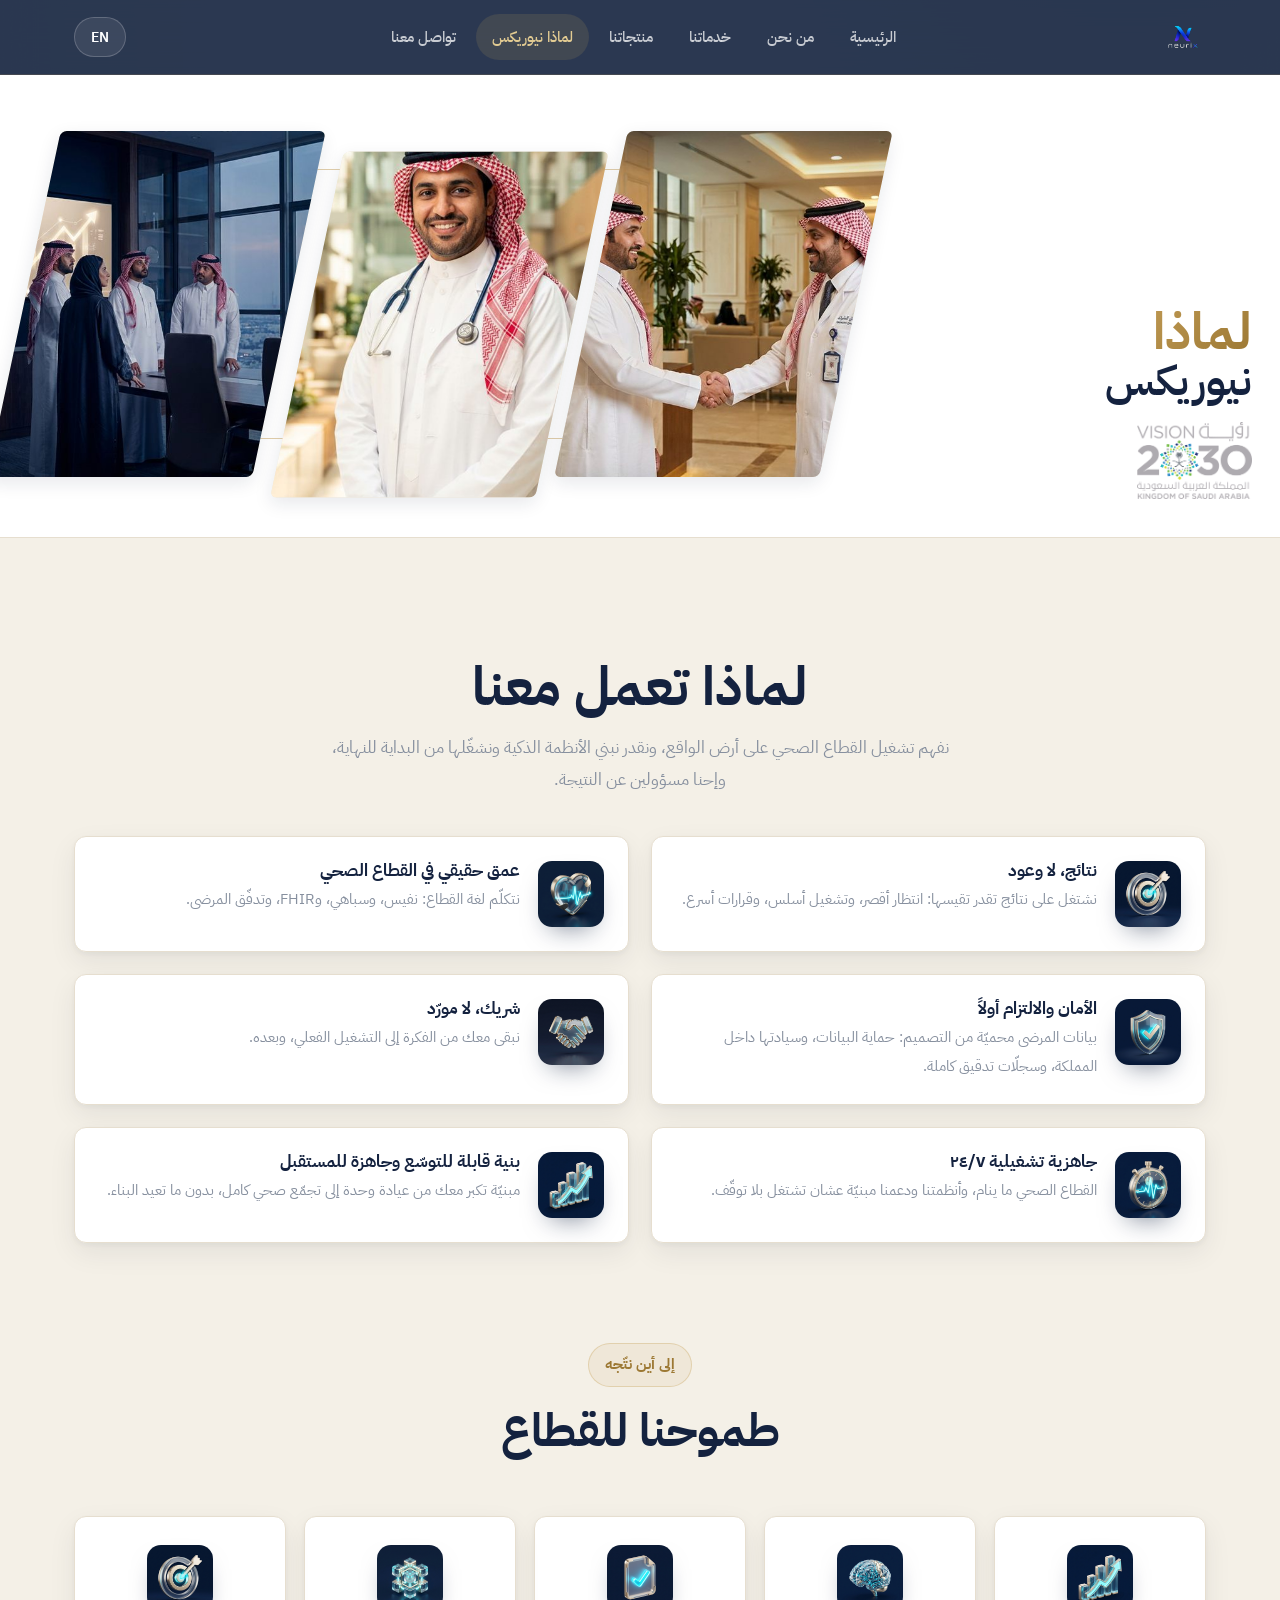
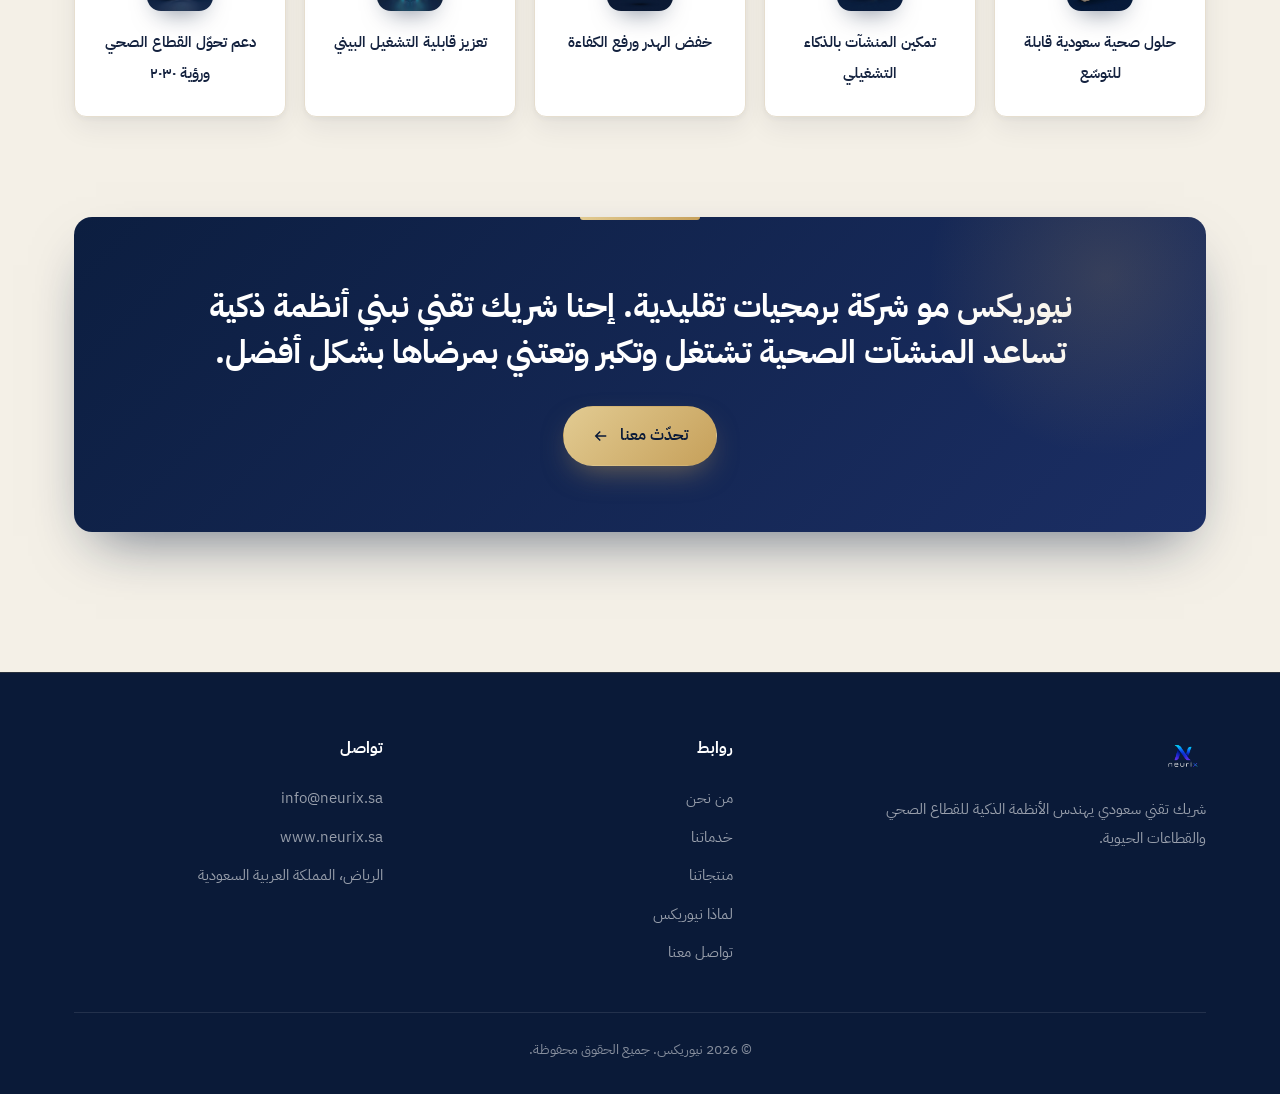
<file: why.html>
<!DOCTYPE html>
<html lang="ar" dir="rtl">
<head>
  <meta charset="UTF-8">
  <meta name="viewport" content="width=device-width, initial-scale=1.0">
  <title data-en="Why NEURIX — NEURIX" data-ar="لماذا نيوريكس — نيوريكس">لماذا نيوريكس — نيوريكس</title>
  <meta name="description" data-attr="content" data-en="Why choose NEURIX: outcomes not promises, real depth in healthcare, security & compliance first, a partner not a vendor, and 24/7 operational readiness." data-ar="لماذا تختار نيوريكس: نتائج لا وعود، عمق حقيقي في القطاع الصحي، الأمان والالتزام أولاً، شريك لا مورّد، وجاهزية تشغيلية ٢٤/٧." content="لماذا تختار نيوريكس: نتائج لا وعود، عمق حقيقي في القطاع الصحي، الأمان والالتزام أولاً، شريك لا مورّد، وجاهزية تشغيلية ٢٤/٧.">
  <link rel="canonical" href="https://neurix.sa/why.html">
  <meta property="og:type" content="website">
  <meta property="og:site_name" content="NEURIX | نيوريكس">
  <meta property="og:locale" content="ar_SA">
  <meta property="og:locale:alternate" content="en_US">
  <meta property="og:url" content="https://neurix.sa/why.html">
  <meta property="og:title" content="لماذا نيوريكس — نيوريكس">
  <meta property="og:description" content="لماذا تختار نيوريكس: نتائج لا وعود، عمق حقيقي في القطاع الصحي، الأمان والالتزام أولاً، شريك لا مورّد، وجاهزية تشغيلية ٢٤/٧.">
  <meta property="og:image" content="https://neurix.sa/assets/og-cover.png">
  <meta property="og:image:width" content="1200">
  <meta property="og:image:height" content="630">
  <meta property="og:image:alt" content="NEURIX — شريك التقنية للقطاع الصحي">
  <meta name="twitter:card" content="summary_large_image">
  <meta name="twitter:title" content="لماذا نيوريكس — نيوريكس">
  <meta name="twitter:description" content="لماذا تختار نيوريكس: نتائج لا وعود، عمق حقيقي في القطاع الصحي، الأمان والالتزام أولاً، شريك لا مورّد، وجاهزية تشغيلية ٢٤/٧.">
  <meta name="twitter:image" content="https://neurix.sa/assets/og-cover.png">
  <meta name="theme-color" content="#0B1020">
  <link rel="icon" type="image/svg+xml" href="assets/favicon.svg">
  <link rel="preconnect" href="https://fonts.googleapis.com">
  <link rel="preconnect" href="https://fonts.gstatic.com" crossorigin>
  <link href="https://fonts.googleapis.com/css2?family=Plus+Jakarta+Sans:wght@400;500;600;700;800&family=IBM+Plex+Sans+Arabic:wght@400;500;600;700&display=swap" rel="stylesheet">
  <link rel="stylesheet" href="css/styles.css">
</head>
<body>

  <header class="site-header">
    <div class="container nav">
      <a href="index.html" class="brand" aria-label="NEURIX">
        <img src="assets/neurix-logo.png" alt="NEURIX" class="brand-logo" hidden onload="this.hidden=false; this.nextElementSibling.style.display='none'; this.nextElementSibling.nextElementSibling.style.display='none'">
        <svg class="logo-mark" viewBox="0 0 64 64" aria-hidden="true">
          <defs><linearGradient id="lg" x1="0" y1="0" x2="1" y2="1"><stop offset="0" stop-color="#15C2D6"/><stop offset="1" stop-color="#5B4BFF"/></linearGradient></defs>
          <path d="M16 48 V20 q0-4 4-2 l24 22 q0 2-2 2 h-4 L18 24 v24 z M48 16 V44 q0 4-4 2 L20 24 q0-2 2-2 h4 L46 40 V16 z" fill="url(#lg)"/>
        </svg>
        <span class="logo-word">neuri<b class="gradient-text">x</b></span>
      </a>
      <nav class="nav-links" aria-label="Main">
        <a href="index.html"   data-en="Home"        data-ar="الرئيسية">الرئيسية</a>
        <a href="about.html"    data-en="About"       data-ar="من نحن">من نحن</a>
        <a href="services.html" data-en="Services"    data-ar="خدماتنا">خدماتنا</a>
        <a href="products.html" data-en="Products"    data-ar="منتجاتنا">منتجاتنا</a>
        <a href="why.html"      data-en="Why NEURIX"  data-ar="لماذا نيوريكس">لماذا نيوريكس</a>
        <a href="contact.html"  data-en="Contact"     data-ar="تواصل معنا">تواصل معنا</a>
      </nav>
      <div class="nav-actions">
        <button class="lang-toggle" type="button">EN</button>
        <button class="menu-btn" type="button" aria-label="Menu"><span></span><span></span><span></span></button>
      </div>
    </div>
  </header>

  <main>
    <!-- Angled photo collage banner -->
    <section class="photo-banner pb-3" aria-label="NEURIX">
      <div class="pb-wrap">
        <span class="pb-frame" aria-hidden="true"></span>
        <div class="pb-title reveal">
          <h1 class="pb-h">
            <span class="pb-t1" data-en="WHY" data-ar="لماذا">لماذا</span>
            <span class="pb-t2" data-en="NEURIX" data-ar="نيوريكس">نيوريكس</span>
          </h1>
          <img class="pb-vision" src="assets/vision2030.png" alt="Saudi Vision 2030 — رؤية السعودية 2030" loading="lazy">
        </div>
        <div class="pb-strip">
          <div class="pb-col"><div class="pb-panel"><img src="assets/ai/why-1.jpg" alt="" loading="lazy"></div></div>
          <div class="pb-col"><div class="pb-panel"><img src="assets/ai/why-2.jpg" alt="" loading="lazy"></div></div>
          <div class="pb-col"><div class="pb-panel"><img src="assets/ai/why-3.jpg" alt="" loading="lazy"></div></div>
        </div>
      </div>
    </section>

    <!-- Page hero -->
    <section class="section" style="padding-bottom:30px">
      <div class="container section-head center" style="margin-bottom:0">
        <h2 class="section-title reveal" style="font-size:clamp(2rem,5vw,3.4rem)" data-en="Why work with us" data-ar="لماذا تعمل معنا">لماذا تعمل معنا</h2>
        <p class="section-sub reveal" data-en="We understand how healthcare actually runs on the ground, and we can build and run the smart systems end to end. And we own the result." data-ar="نفهم تشغيل القطاع الصحي على أرض الواقع، ونقدر نبني الأنظمة الذكية ونشغّلها من البداية للنهاية، وإحنا مسؤولين عن النتيجة.">نفهم تشغيل القطاع الصحي على أرض الواقع، ونقدر نبني الأنظمة الذكية ونشغّلها من البداية للنهاية، وإحنا مسؤولين عن النتيجة.</p>
      </div>
    </section>

    <!-- Reasons -->
    <section class="section" style="padding-top:10px">
      <div class="container">
        <div class="grid grid-2">
          <div class="feature reveal">
            <div class="icon icon-3d"><img src="assets/icons/target.png" alt="" loading="lazy"></div>
            <div><h3 data-en="Outcomes, not promises" data-ar="نتائج، لا وعود">نتائج، لا وعود</h3><p data-en="We work toward results you can measure: shorter waits, smoother operations, and faster decisions." data-ar="نشتغل على نتائج تقدر تقيسها: انتظار أقصر، وتشغيل أسلس، وقرارات أسرع.">نشتغل على نتائج تقدر تقيسها: انتظار أقصر، وتشغيل أسلس، وقرارات أسرع.</p></div>
          </div>
          <div class="feature reveal">
            <div class="icon icon-3d"><img src="assets/icons/heartpulse.png" alt="" loading="lazy"></div>
            <div><h3 data-en="Real depth in healthcare" data-ar="عمق حقيقي في القطاع الصحي">عمق حقيقي في القطاع الصحي</h3><p data-en="We speak the sector's language: Nphies, CBAHI, FHIR, and patient flow." data-ar="نتكلّم لغة القطاع: نفيس، وسباهي، وFHIR، وتدفّق المرضى.">نتكلّم لغة القطاع: نفيس، وسباهي، وFHIR، وتدفّق المرضى.</p></div>
          </div>
          <div class="feature reveal">
            <div class="icon icon-3d"><img src="assets/icons/shieldcheck.png" alt="" loading="lazy"></div>
            <div><h3 data-en="Security &amp; compliance first" data-ar="الأمان والالتزام أولاً">الأمان والالتزام أولاً</h3><p data-en="Patient data is protected by design: PDPL, in-Kingdom residency, and full audit trails." data-ar="بيانات المرضى محميّة من التصميم: حماية البيانات، وسيادتها داخل المملكة، وسجلّات تدقيق كاملة.">بيانات المرضى محميّة من التصميم: حماية البيانات، وسيادتها داخل المملكة، وسجلّات تدقيق كاملة.</p></div>
          </div>
          <div class="feature reveal">
            <div class="icon icon-3d"><img src="assets/icons/handshake.png" alt="" loading="lazy"></div>
            <div><h3 data-en="A partner, not a vendor" data-ar="شريك، لا مورّد">شريك، لا مورّد</h3><p data-en="We stay with you from the idea to live operation, and beyond." data-ar="نبقى معك من الفكرة إلى التشغيل الفعلي، وبعده.">نبقى معك من الفكرة إلى التشغيل الفعلي، وبعده.</p></div>
          </div>
          <div class="feature reveal">
            <div class="icon icon-3d"><img src="assets/icons/waits.png" alt="" loading="lazy"></div>
            <div><h3 data-en="24/7 operational readiness" data-ar="جاهزية تشغيلية ٢٤/٧">جاهزية تشغيلية ٢٤/٧</h3><p data-en="Healthcare never sleeps, so our systems and support are built to run nonstop." data-ar="القطاع الصحي ما ينام، وأنظمتنا ودعمنا مبنيّة عشان تشتغل بلا توقّف.">القطاع الصحي ما ينام، وأنظمتنا ودعمنا مبنيّة عشان تشتغل بلا توقّف.</p></div>
          </div>
          <div class="feature reveal">
            <div class="icon icon-3d"><img src="assets/icons/growth.png" alt="" loading="lazy"></div>
            <div><h3 data-en="Scalable, future-ready architecture" data-ar="بنية قابلة للتوسّع وجاهزة للمستقبل">بنية قابلة للتوسّع وجاهزة للمستقبل</h3><p data-en="Built to grow with you from a single clinic to a full health cluster, without rebuilding." data-ar="مبنيّة تكبر معك من عيادة وحدة إلى تجمّع صحي كامل، بدون ما تعيد البناء.">مبنيّة تكبر معك من عيادة وحدة إلى تجمّع صحي كامل، بدون ما تعيد البناء.</p></div>
          </div>
        </div>
      </div>
    </section>

    <!-- Strategic goals -->
    <section class="section" style="padding-top:0">
      <div class="container">
        <div class="section-head center">
          <span class="eyebrow reveal" data-en="Where we are heading" data-ar="إلى أين نتّجه">إلى أين نتّجه</span>
          <h2 class="section-title reveal" data-en="Our ambition for the sector" data-ar="طموحنا للقطاع">طموحنا للقطاع</h2>
        </div>
        <div class="chip-grid">
          <div class="chip reveal"><div class="icon icon-3d"><img src="assets/icons/growth.png" alt="" loading="lazy"></div><span data-en="Scalable Saudi health solutions" data-ar="حلول صحية سعودية قابلة للتوسّع">حلول صحية سعودية قابلة للتوسّع</span></div>
          <div class="chip reveal"><div class="icon icon-3d"><img src="assets/icons/aibrain.png" alt="" loading="lazy"></div><span data-en="Empower institutions with operational AI" data-ar="تمكين المنشآت بالذكاء التشغيلي">تمكين المنشآت بالذكاء التشغيلي</span></div>
          <div class="chip reveal"><div class="icon icon-3d"><img src="assets/icons/approved.png" alt="" loading="lazy"></div><span data-en="Cut waste &amp; raise efficiency" data-ar="خفض الهدر ورفع الكفاءة">خفض الهدر ورفع الكفاءة</span></div>
          <div class="chip reveal"><div class="icon icon-3d"><img src="assets/icons/network.png" alt="" loading="lazy"></div><span data-en="Strengthen interoperability" data-ar="تعزيز قابلية التشغيل البيني">تعزيز قابلية التشغيل البيني</span></div>
          <div class="chip reveal"><div class="icon icon-3d"><img src="assets/icons/target.png" alt="" loading="lazy"></div><span data-en="Support Health Transformation &amp; Vision 2030" data-ar="دعم تحوّل القطاع الصحي ورؤية ٢٠٣٠">دعم تحوّل القطاع الصحي ورؤية ٢٠٣٠</span></div>
        </div>
      </div>
    </section>

    <!-- Statement banner -->
    <section class="section" style="padding-top:0">
      <div class="container">
        <div class="statement reveal">
          <p data-en="NEURIX isn't a traditional software company. We're a technology partner building smart systems that help healthcare institutions run, grow, and care for their patients better." data-ar="نيوريكس مو شركة برمجيات تقليدية. إحنا شريك تقني نبني أنظمة ذكية تساعد المنشآت الصحية تشتغل وتكبر وتعتني بمرضاها بشكل أفضل.">نيوريكس مو شركة برمجيات تقليدية. إحنا شريك تقني نبني أنظمة ذكية تساعد المنشآت الصحية تشتغل وتكبر وتعتني بمرضاها بشكل أفضل.</p>
          <div class="hero-cta" style="margin-top:30px">
            <a href="contact.html" class="btn btn-primary"><span data-en="Talk to us" data-ar="تحدّث معنا">تحدّث معنا</span>
              <svg viewBox="0 0 24 24" fill="none" stroke="currentColor" stroke-width="2"><path d="M5 12h14M13 6l6 6-6 6"/></svg>
            </a>
          </div>
        </div>
      </div>
    </section>
  </main>

  <footer class="site-footer">
    <div class="container">
      <div class="footer-top">
        <div class="footer-about">
          <a href="index.html" class="brand" aria-label="NEURIX">
            <img src="assets/neurix-logo.png" alt="NEURIX" class="brand-logo" hidden onload="this.hidden=false; this.nextElementSibling.style.display='none'; this.nextElementSibling.nextElementSibling.style.display='none'">
            <svg class="logo-mark" viewBox="0 0 64 64" aria-hidden="true">
              <defs><linearGradient id="fg" x1="0" y1="0" x2="1" y2="1"><stop offset="0" stop-color="#15C2D6"/><stop offset="1" stop-color="#5B4BFF"/></linearGradient></defs>
              <path d="M16 48 V20 q0-4 4-2 l24 22 q0 2-2 2 h-4 L18 24 v24 z M48 16 V44 q0 4-4 2 L20 24 q0-2 2-2 h4 L46 40 V16 z" fill="url(#fg)"/>
            </svg>
            <span class="logo-word">neuri<b class="gradient-text">x</b></span>
          </a>
          <p data-en="A Saudi technology partner engineering intelligent systems for healthcare and vital sectors." data-ar="شريك تقني سعودي يهندس الأنظمة الذكية للقطاع الصحي والقطاعات الحيوية.">شريك تقني سعودي يهندس الأنظمة الذكية للقطاع الصحي والقطاعات الحيوية.</p>
        </div>
        <div class="footer-col">
          <h4 data-en="Navigate" data-ar="روابط">روابط</h4>
          <a href="about.html"    data-en="About"      data-ar="من نحن">من نحن</a>
          <a href="services.html" data-en="Services"   data-ar="خدماتنا">خدماتنا</a>
          <a href="products.html" data-en="Products"   data-ar="منتجاتنا">منتجاتنا</a>
          <a href="why.html"      data-en="Why NEURIX" data-ar="لماذا نيوريكس">لماذا نيوريكس</a>
          <a href="contact.html"  data-en="Contact"    data-ar="تواصل معنا">تواصل معنا</a>
        </div>
        <div class="footer-col">
          <h4 data-en="Contact" data-ar="تواصل">تواصل</h4>
          <a href="mailto:info@neurix.sa">info@neurix.sa</a>
          <a href="https://www.neurix.sa" target="_blank" rel="noopener">www.neurix.sa</a>
          <p data-en="Riyadh, Saudi Arabia" data-ar="الرياض، المملكة العربية السعودية">الرياض، المملكة العربية السعودية</p>
        </div>
      </div>
      <div class="footer-bottom">
        <span data-en="© 2026 NEURIX. All rights reserved." data-ar="© 2026 نيوريكس. جميع الحقوق محفوظة.">© 2026 نيوريكس. جميع الحقوق محفوظة.</span>
      </div>
    </div>
  </footer>

  <script src="js/main.js"></script>
</body>
</html>
</file>
<file: css/styles.css>
/* ===========================================================
   NEURIX — Brand stylesheet
   "Sovereign Clinical" identity
   Royal navy · champagne gold · warm ivory · ink
   Premium healthcare technology partner
   =========================================================== */

:root {
  /* Navy family */
  --navy:          #142B57;
  --navy-2:        #1E3A78;   /* lighter navy for gradients */
  --navy-deep:     #0A1A38;   /* header / footer / banner base */

  /* Champagne gold */
  --gold:          #C6A05A;
  --gold-light:    #E2CB92;
  --gold-deep:     #9C7833;

  /* Surfaces — warm ivory / porcelain */
  --bg:            #F4F0E7;   /* page background */
  --bg-2:          #FAF6EE;   /* lighter cream */
  --card:          #FFFFFF;   /* crisp white cards lift off the ivory */
  --card-2:        #F0EADC;   /* alt warm surface */
  --border:        #E6DECF;   /* warm hairline */
  --border-glow:   #D8C9A8;   /* gold-tinted accent hairline */

  /* Accent gradient (buttons, icon tiles) — navy → indigo */
  --grad:          linear-gradient(135deg, #15315F, #233A82);
  --grad-soft:     linear-gradient(135deg, rgba(21,49,95,.10), rgba(35,58,130,.10));
  --grad-gold:     linear-gradient(135deg, #E2CB92, #C6A05A);

  /* Text */
  --white:         #14223F;   /* primary heading / strong ink (navy-ink) */
  --text:          #4A5263;   /* body text (cool slate) */
  --muted:         #87909F;   /* muted text */

  /* Elevation — soft, layered, warm */
  --shadow:        0 2px 6px rgba(20,30,60,.05), 0 10px 28px rgba(20,30,60,.07);
  --shadow-lg:     0 14px 28px -10px rgba(20,30,60,.16), 0 34px 64px -24px rgba(20,30,60,.22);

  /* Sizing */
  --maxw:          1180px;
  --radius:        18px;
  --radius-sm:     12px;
  --header-h:      74px;

  --font-en:       'Plus Jakarta Sans', system-ui, sans-serif;
  --font-ar:       'IBM Plex Sans Arabic', system-ui, sans-serif;
  --ease:          cubic-bezier(.22, 1, .36, 1);
}

/* ---- Base ------------------------------------------------ */
* { box-sizing: border-box; margin: 0; padding: 0; }

html { scroll-behavior: smooth; -webkit-text-size-adjust: 100%; }

body {
  background: var(--bg);
  color: var(--text);
  font-family: var(--font-en);
  line-height: 1.7;
  overflow-x: hidden;
  min-height: 100vh;
  position: relative;
}
html[lang="ar"] body { font-family: var(--font-ar); line-height: 1.9; }

/* Atmospheric tints — very soft on ivory */
body::before {
  content: "";
  position: fixed;
  inset: 0;
  z-index: -2;
  background:
    radial-gradient(48vw 48vw at 88% -12%, rgba(21,49,95,.06), transparent 60%),
    radial-gradient(42vw 42vw at -6% 6%, rgba(198,160,90,.08), transparent 60%);
}

img { max-width: 100%; display: block; }
a { color: inherit; text-decoration: none; }

.container {
  width: 100%;
  max-width: var(--maxw);
  margin-inline: auto;
  padding-inline: 24px;
}

[data-en] { } /* JS fills textContent */

/* ---- Typography ------------------------------------------ */
h1, h2, h3 { color: var(--white); line-height: 1.14; font-weight: 800; letter-spacing: -.02em; }
html[lang="ar"] h1, html[lang="ar"] h2, html[lang="ar"] h3 { font-weight: 700; letter-spacing: 0; }

.gradient-text {
  background: var(--grad-gold);
  -webkit-background-clip: text;
  background-clip: text;
  color: transparent;
}

.eyebrow {
  display: inline-flex;
  align-items: center;
  gap: 8px;
  font-size: .78rem;
  font-weight: 700;
  letter-spacing: .16em;
  text-transform: uppercase;
  color: var(--gold-deep);
  padding: 7px 16px;
  border: 1px solid rgba(198,160,90,.34);
  border-radius: 100px;
  background: rgba(198,160,90,.10);
}
html[lang="ar"] .eyebrow { letter-spacing: 0; font-size: .92rem; }

.section { padding: 100px 0; }
.section-head { max-width: 700px; margin-bottom: 58px; }
.section-head.center { margin-inline: auto; text-align: center; }
.section-title { font-size: clamp(1.9rem, 4vw, 2.9rem); margin: 18px 0 14px; }
.section-sub { color: var(--muted); font-size: 1.06rem; }

/* ---- Buttons --------------------------------------------- */
.btn {
  display: inline-flex;
  align-items: center;
  gap: 10px;
  font-weight: 600;
  font-size: .98rem;
  padding: 14px 28px;
  border-radius: 100px;
  cursor: pointer;
  border: 1px solid transparent;
  transition: transform .3s var(--ease), box-shadow .3s var(--ease), background .3s;
  font-family: inherit;
}
.btn:active { transform: translateY(1px) scale(.99); }
.btn-primary {
  background: var(--grad);
  color: #fff;
  box-shadow: 0 10px 26px -10px rgba(20,43,87,.6);
}
.btn-primary:hover { transform: translateY(-3px); box-shadow: 0 18px 40px -12px rgba(20,43,87,.65); }
.btn-ghost {
  background: var(--card);
  border-color: var(--border-glow);
  color: var(--white);
  box-shadow: 0 2px 10px rgba(20,30,60,.05);
}
.btn-ghost:hover { background: var(--card-2); transform: translateY(-3px); }
.btn svg { width: 18px; height: 18px; }
html[lang="ar"] .btn svg { transform: scaleX(-1); }

/* ---- Header ---------------------------------------------- */
.site-header {
  position: sticky;
  top: 0;
  z-index: 100;
  backdrop-filter: blur(16px);
  background: rgba(10,26,56,.86);
  border-bottom: 1px solid rgba(198,160,90,.16);
}
.nav {
  height: var(--header-h);
  display: flex;
  align-items: center;
  justify-content: space-between;
  gap: 18px;
}
.brand { display: flex; align-items: center; gap: 11px; flex-shrink: 0; }
/* The real PNG logo (white wordmark) sits naturally on the navy header — no badge needed. */
.brand .brand-logo { display: block !important; height: 46px; width: auto; background: transparent; padding: 0; }
.brand .logo-mark, .brand .logo-word { display: none !important; }
@media (max-width: 560px) { .brand .brand-logo { height: 38px; } }

.nav-links { display: flex; align-items: center; gap: 4px; }
.nav-links a {
  font-size: .95rem;
  font-weight: 500;
  color: rgba(255,255,255,.74);
  padding: 9px 16px;
  border-radius: 100px;
  transition: color .25s, background .25s;
}
.nav-links a:hover { color: #fff; background: rgba(255,255,255,.08); }
.nav-links a.active { color: var(--gold-light); background: rgba(198,160,90,.14); }

.nav-actions { display: flex; align-items: center; gap: 10px; flex-shrink: 0; }
.lang-toggle {
  font-family: inherit;
  font-weight: 600;
  font-size: .9rem;
  color: #fff;
  background: rgba(255,255,255,.08);
  border: 1px solid rgba(255,255,255,.20);
  border-radius: 100px;
  padding: 8px 16px;
  cursor: pointer;
  transition: background .25s, transform .25s, border-color .25s;
}
.lang-toggle:hover { background: rgba(198,160,90,.22); border-color: rgba(198,160,90,.5); transform: translateY(-1px); }

.menu-btn {
  display: none;
  flex-direction: column;
  justify-content: center;
  gap: 5px;
  width: 42px; height: 42px;
  background: rgba(255,255,255,.08);
  border: 1px solid rgba(255,255,255,.16);
  border-radius: 11px;
  cursor: pointer;
}
.menu-btn span { display: block; width: 18px; height: 2px; background: #fff; margin-inline: auto; transition: .3s; }
.menu-btn.open span:nth-child(1) { transform: translateY(7px) rotate(45deg); }
.menu-btn.open span:nth-child(2) { opacity: 0; }
.menu-btn.open span:nth-child(3) { transform: translateY(-7px) rotate(-45deg); }

/* ---- Hero (full-width navy band + AI visual) ------------- */
.hero {
  position: relative;
  overflow: hidden;
  background: var(--navy-deep);
  padding: clamp(96px, 14vw, 156px) 0 clamp(84px, 10vw, 116px);
  text-align: center;
}
.hero-bg {
  position: absolute;
  inset: 0;
  z-index: 0;
  background: url('../assets/hero-bg.png') center/cover no-repeat;
  opacity: .92;
}
.hero::after {
  content: "";
  position: absolute;
  inset: 0;
  z-index: 1;
  background:
    radial-gradient(70% 60% at 50% 36%, rgba(10,26,56,.30), transparent 70%),
    linear-gradient(180deg, rgba(10,26,56,.62), rgba(10,26,56,.82));
}
.hero-inner { position: relative; z-index: 2; }
.hero .eyebrow {
  color: var(--gold-light);
  border-color: rgba(226,203,146,.45);
  background: rgba(198,160,90,.16);
}
.hero h1 {
  color: #fff;
  font-size: clamp(2.5rem, 6.6vw, 4.7rem);
  line-height: 1.04;
  margin: 22px auto;
  max-width: 14ch;
  letter-spacing: -.025em;
  text-shadow: 0 2px 30px rgba(0,0,0,.3);
}
html[lang="ar"] .hero h1 { letter-spacing: 0; max-width: 18ch; }
.hero p.lead {
  max-width: 660px;
  margin: 0 auto 40px;
  font-size: clamp(1.05rem, 2.3vw, 1.24rem);
  color: rgba(255,255,255,.84);
}
.hero-cta { display: flex; gap: 14px; justify-content: center; flex-wrap: wrap; }
.hero .btn-primary { background: var(--grad-gold); color: var(--navy-deep); box-shadow: 0 12px 30px -10px rgba(198,160,90,.6); }
.hero .btn-primary:hover { box-shadow: 0 20px 44px -12px rgba(198,160,90,.7); }
.hero .btn-ghost { background: rgba(255,255,255,.07); border-color: rgba(255,255,255,.30); color: #fff; box-shadow: none; }
.hero .btn-ghost:hover { background: rgba(255,255,255,.14); }

/* ---- Icon tiles (shared) --------------------------------- */
.icon {
  width: 54px; height: 54px;
  display: grid; place-items: center;
  border-radius: 14px;
  background: var(--grad);
  color: #fff;
  box-shadow: 0 10px 22px -10px rgba(20,43,87,.6);
  flex-shrink: 0;
}
.icon svg { width: 26px; height: 26px; }
/* 3D rendered icon tiles — the image (navy bg) fills the tile */
.icon-3d { width: 66px; height: 66px; background: none; box-shadow: 0 12px 26px -12px rgba(10,26,56,.55); overflow: hidden; }
.icon-3d img { width: 100%; height: 100%; object-fit: cover; display: block; }

/* ---- Grids & Cards --------------------------------------- */
.grid { display: grid; gap: 22px; }
.grid-2 { grid-template-columns: repeat(2, 1fr); }
.grid-3 { grid-template-columns: repeat(3, 1fr); }
.grid-4 { grid-template-columns: repeat(4, 1fr); }

.card {
  position: relative;
  background: var(--card);
  border: 1px solid var(--border);
  border-radius: var(--radius);
  padding: 30px;
  transition: transform .4s var(--ease), border-color .4s, box-shadow .4s;
  overflow: hidden;
  box-shadow: var(--shadow);
}
/* Gold hairline reveal on hover */
.card::before {
  content: "";
  position: absolute;
  inset: 0;
  border-radius: inherit;
  padding: 1px;
  background: var(--grad-gold);
  -webkit-mask: linear-gradient(#000 0 0) content-box, linear-gradient(#000 0 0);
  -webkit-mask-composite: xor;
  mask-composite: exclude;
  opacity: 0;
  transition: opacity .4s;
}
.card:hover { transform: translateY(-6px); box-shadow: var(--shadow-lg); }
.card:hover::before { opacity: 1; }

.card .icon { margin-bottom: 20px; }
.card h3 { font-size: 1.24rem; margin-bottom: 10px; }
.card p { color: var(--muted); font-size: .98rem; }

/* ---- Standards / compliance strip ------------------------ */
.standards-wrap { text-align: center; }
.standards-label {
  display: block;
  font-size: .8rem;
  font-weight: 700;
  letter-spacing: .14em;
  text-transform: uppercase;
  color: var(--muted);
  margin-bottom: 22px;
}
html[lang="ar"] .standards-label { letter-spacing: 0; font-size: .95rem; }
.standards { display: flex; flex-wrap: wrap; justify-content: center; gap: 12px; }
.standard-pill {
  display: inline-flex;
  align-items: center;
  gap: 9px;
  padding: 11px 20px;
  border-radius: 100px;
  border: 1px solid var(--border);
  background: var(--card);
  color: var(--white);
  font-weight: 600;
  font-size: .92rem;
  box-shadow: var(--shadow);
  transition: border-color .3s, transform .3s var(--ease), box-shadow .3s;
}
.standard-pill:hover { border-color: var(--border-glow); transform: translateY(-3px); box-shadow: var(--shadow-lg); }
.standard-pill .dot { width: 7px; height: 7px; border-radius: 50%; background: var(--grad-gold); flex-shrink: 0; }

/* compact value/extension chips */
.chip-grid { display: grid; grid-template-columns: repeat(5, 1fr); gap: 18px; }
.chip {
  text-align: center;
  padding: 28px 16px;
  border-radius: var(--radius-sm);
  border: 1px solid var(--border);
  background: var(--card);
  box-shadow: var(--shadow);
  transition: transform .35s var(--ease), border-color .35s, box-shadow .35s;
}
.chip:hover { transform: translateY(-5px); border-color: var(--border-glow); box-shadow: var(--shadow-lg); }
.chip .icon { margin: 0 auto 16px; }
.chip span { font-weight: 600; color: var(--white); font-size: .96rem; }

/* ---- Feature rows (Why) ---------------------------------- */
.feature {
  display: flex;
  gap: 18px;
  align-items: flex-start;
  padding: 24px;
  border-radius: var(--radius-sm);
  border: 1px solid var(--border);
  background: var(--card);
  box-shadow: var(--shadow);
  transition: transform .3s var(--ease), border-color .3s, box-shadow .3s;
}
.feature:hover { transform: translateY(-4px); border-color: var(--border-glow); box-shadow: var(--shadow-lg); }
.feature .icon { margin: 0; }
.feature h3 { font-size: 1.08rem; margin-bottom: 4px; }
.feature p { color: var(--muted); font-size: .95rem; }

/* ---- Methodology timeline -------------------------------- */
.steps { display: flex; flex-direction: column; gap: 16px; }
.step {
  display: grid;
  grid-template-columns: 92px 1fr;
  gap: 22px;
  align-items: center;
  padding: 24px 28px;
  background: var(--card);
  border: 1px solid var(--border);
  border-radius: var(--radius);
  box-shadow: var(--shadow);
  transition: border-color .35s, transform .35s var(--ease), box-shadow .35s;
}
.step:hover { border-color: var(--border-glow); transform: translateX(6px); box-shadow: var(--shadow-lg); }
html[lang="ar"] .step:hover { transform: translateX(-6px); }
.step .num { font-size: 2.6rem; font-weight: 800; line-height: 1; color: transparent; background: var(--grad-gold); -webkit-background-clip: text; background-clip: text; }
.step .step-body h3 { font-size: 1.16rem; margin-bottom: 4px; }
.step .step-body p { color: var(--muted); font-size: .96rem; }

/* ---- Statement banner ------------------------------------ */
.statement {
  position: relative;
  text-align: center;
  padding: 66px 40px;
  border-radius: var(--radius);
  border: none;
  background: linear-gradient(135deg, #0C1E40, #1B2E64);
  box-shadow: 0 26px 56px -22px rgba(12,30,64,.6);
  overflow: hidden;
}
/* gold top accent line */
.statement::before {
  content: "";
  position: absolute;
  top: 0; left: 50%;
  transform: translateX(-50%);
  width: 120px; height: 3px;
  background: var(--grad-gold);
  border-radius: 0 0 4px 4px;
}
/* soft gold glow */
.statement::after {
  content: "";
  position: absolute;
  width: 360px; height: 360px;
  right: -80px; top: -120px;
  background: radial-gradient(circle, rgba(198,160,90,.18), transparent 70%);
  pointer-events: none;
}
.statement p {
  position: relative;
  font-size: clamp(1.3rem, 3.2vw, 2rem);
  font-weight: 700;
  color: #fff;
  line-height: 1.45;
  max-width: 880px;
  margin-inline: auto;
}
.statement .hero-cta { position: relative; }
.statement .btn-primary { background: var(--grad-gold); color: var(--navy-deep); box-shadow: 0 12px 30px -10px rgba(198,160,90,.55); }
.statement .btn-primary:hover { box-shadow: 0 18px 44px -12px rgba(198,160,90,.7); }

/* ---- Contact --------------------------------------------- */
.contact-grid { display: grid; grid-template-columns: 1.1fr 1fr; gap: 40px; align-items: start; }
.contact-list { display: grid; gap: 16px; }
.contact-item {
  display: flex; align-items: center; gap: 16px;
  padding: 20px;
  border: 1px solid var(--border);
  border-radius: var(--radius-sm);
  background: var(--card);
  box-shadow: var(--shadow);
  transition: border-color .3s, transform .3s var(--ease), box-shadow .3s;
}
.contact-item:hover { border-color: var(--border-glow); transform: translateY(-3px); box-shadow: var(--shadow-lg); }
.contact-item .icon { margin: 0; }
.contact-item .ci-label { font-size: .8rem; color: var(--muted); }
.contact-item .ci-value { color: var(--white); font-weight: 600; }

.contact-form { background: var(--card); border: 1px solid var(--border); border-radius: var(--radius); padding: 30px; box-shadow: var(--shadow); }
.field { margin-bottom: 18px; }
.field label { display: block; font-size: .88rem; color: var(--text); margin-bottom: 8px; font-weight: 500; }
.field input, .field textarea {
  width: 100%;
  font-family: inherit;
  font-size: 1rem;
  color: var(--white);
  background: var(--bg-2);
  border: 1px solid var(--border);
  border-radius: 12px;
  padding: 13px 16px;
  transition: border-color .25s, box-shadow .25s;
}
.field input::placeholder, .field textarea::placeholder { color: var(--muted); }
.field input:focus, .field textarea:focus {
  outline: none;
  border-color: var(--gold);
  box-shadow: 0 0 0 3px rgba(198,160,90,.18);
}
.field textarea { resize: vertical; min-height: 120px; }

/* ---- Footer (navy) --------------------------------------- */
.site-footer { background: var(--navy-deep); padding: 60px 0 30px; margin-top: 40px; border-top: 1px solid rgba(198,160,90,.16); }
.site-footer .brand .brand-logo { height: 46px; }
.footer-top { display: grid; grid-template-columns: 1.4fr 1fr 1fr; gap: 40px; margin-bottom: 40px; }
.footer-about p { color: rgba(255,255,255,.58); font-size: .95rem; margin-top: 16px; max-width: 320px; }
.footer-col h4 { color: #fff; font-size: 1rem; margin-bottom: 16px; }
.footer-col a, .footer-col p { display: block; color: rgba(255,255,255,.58); font-size: .94rem; padding: 5px 0; transition: color .25s; }
.footer-col a:hover { color: var(--gold-light); }
.footer-bottom {
  border-top: 1px solid rgba(255,255,255,.10);
  padding-top: 24px;
  text-align: center;
  color: rgba(255,255,255,.5);
  font-size: .88rem;
}

/* ---- Products ------------------------------------------- */
.status-tag {
  display: inline-flex;
  align-items: center;
  gap: 7px;
  font-size: .74rem;
  font-weight: 700;
  letter-spacing: .12em;
  text-transform: uppercase;
  color: var(--gold-deep);
  background: rgba(198,160,90,.12);
  border: 1px solid rgba(198,160,90,.34);
  border-radius: 100px;
  padding: 5px 13px;
}
html[lang="ar"] .status-tag { letter-spacing: 0; font-size: .82rem; }
.status-tag .dot { width: 6px; height: 6px; border-radius: 50%; background: var(--grad-gold); }

.product-card { display: flex; flex-direction: column; align-items: flex-start; }
.product-card .name { font-size: 1.5rem; margin: 18px 0 8px; }
.product-card .name b { font-weight: 800; }
.product-card p { color: var(--muted); font-size: .98rem; margin-bottom: 20px; }
.product-card .icon-3d { width: 74px; height: 74px; }

.card.is-soon {
  border-style: dashed;
  border-color: var(--border-glow);
  background: transparent;
  box-shadow: none;
  display: grid;
  place-items: center;
  text-align: center;
  min-height: 200px;
  color: var(--muted);
}
.card.is-soon:hover { transform: none; box-shadow: none; }
.card.is-soon::before { display: none; }
.card.is-soon .plus {
  width: 48px; height: 48px;
  display: grid; place-items: center;
  border-radius: 14px;
  border: 1px dashed var(--border-glow);
  font-size: 1.6rem; font-weight: 300; color: var(--gold-deep);
  margin-bottom: 14px;
}

/* ---- Reveal animation ------------------------------------ */
.reveal { opacity: 0; transform: translateY(26px); transition: opacity .7s var(--ease), transform .7s var(--ease); }
.reveal.in { opacity: 1; transform: none; }

/* ---- Responsive ------------------------------------------ */
@media (max-width: 900px) {
  .grid-3, .grid-4 { grid-template-columns: repeat(2, 1fr); }
  .chip-grid { grid-template-columns: repeat(3, 1fr); }
  .contact-grid { grid-template-columns: 1fr; }
  .footer-top { grid-template-columns: 1fr 1fr; }

  .menu-btn { display: flex; }
  .nav-links {
    position: fixed;
    inset: var(--header-h) 0 auto 0;
    flex-direction: column;
    align-items: stretch;
    gap: 4px;
    background: var(--navy-deep);
    border-bottom: 1px solid rgba(198,160,90,.16);
    padding: 16px 24px 24px;
    transform: translateY(-130%);
    transition: transform .4s var(--ease);
    box-shadow: 0 20px 50px rgba(0,0,0,.4);
  }
  .nav-links.open { transform: translateY(0); }
  .nav-links a { padding: 13px 16px; }
}
@media (max-width: 560px) {
  .grid-2, .grid-3, .grid-4 { grid-template-columns: 1fr; }
  .chip-grid { grid-template-columns: repeat(2, 1fr); }
  .footer-top { grid-template-columns: 1fr; }
  .section { padding: 72px 0; }
  .step { grid-template-columns: 60px 1fr; gap: 14px; padding: 20px; }
  .step .num { font-size: 2rem; }
  .statement { padding: 46px 24px; }
}

@media (prefers-reduced-motion: reduce) {
  * { animation: none !important; transition: none !important; }
  .reveal { opacity: 1; transform: none; }
}

/* ---- Photo banner — angled collage (About) ---------------- */
.photo-banner {
  position: relative;
  background: #fff;
  border-bottom: 1px solid var(--border);
  padding: 56px 0 60px;
  overflow: hidden;
}
.pb-wrap {
  position: relative;
  max-width: 1280px;
  margin-inline: auto;
  padding-inline: 24px;
}
.pb-strip {
  display: flex;
  gap: clamp(10px, 1.4vw, 18px);
  height: clamp(300px, 34vw, 430px);
}
.pb-col {
  flex: 1;
  display: flex;
  flex-direction: column;
  gap: clamp(10px, 1.4vw, 18px);
  position: relative;
  z-index: 1;
}
.pb-col-title { flex: 1.45; }
.pb-col-title .pb-panel { flex: 0 0 26%; }
.pb-spacer { flex: 1; }
.pb-panel {
  position: relative;
  flex: 1;
  overflow: hidden;
  transform: skewX(-12deg);
  border-radius: 6px;
  background: var(--card-2);
  box-shadow: 0 6px 18px rgba(20,30,60,.10);
}
.pb-panel.tall { flex: 1.3; }
.pb-panel.short { flex: .75; }
.pb-panel img {
  position: absolute;
  top: 0;
  left: -35%;
  width: 170%;
  height: 100%;
  max-width: none;
  object-fit: cover;
  transform: skewX(12deg);
}
.pb-title {
  position: absolute;
  z-index: 2;
  top: 50%;
  inset-inline-start: 28px;
  transform: translateY(-50%);
  line-height: 1.08;
  margin: 0;
}
.pb-title .pb-h { margin: 0; line-height: 1.08; }
.pb-vision {
  display: block;
  margin-top: 18px;
  width: clamp(92px, 9vw, 134px);
}
.pb-t1 {
  display: block;
  font-weight: 800;
  font-size: clamp(1.9rem, 4.4vw, 3.2rem);
  background: linear-gradient(135deg, var(--gold), var(--gold-deep));
  -webkit-background-clip: text;
  background-clip: text;
  color: transparent;
}
.pb-t2 {
  display: block;
  font-weight: 600;
  font-size: clamp(1.55rem, 3.6vw, 2.6rem);
  color: var(--white);
  letter-spacing: .05em;
}
html[lang="ar"] .pb-t2 { letter-spacing: 0; }
.pb-frame {
  position: absolute;
  z-index: 0;
  top: 11%;
  height: 78%;
  inset-inline-start: 32%;
  width: 44%;
  border: 1.5px solid rgba(198,160,90,.5);
  transform: skewX(-12deg);
  pointer-events: none;
}
/* 3-image variant: title block beside three panels */
.pb-3 .pb-strip {
  height: clamp(250px, 27vw, 350px);
  margin-inline-start: min(34%, 400px);
}
.pb-3 .pb-col:nth-child(2) { transform: translateY(clamp(10px, 1.6vw, 22px)); }
.pb-3 .pb-frame { inset-inline-start: 46%; width: 42%; }

@media (max-width: 900px) {
  .pb-strip { height: clamp(240px, 38vw, 320px); }
  .pb-col-md-hide { display: none; }
  .pb-3 .pb-strip { height: clamp(220px, 30vw, 280px); }
}
@media (max-width: 640px) {
  .photo-banner { padding: 36px 0 40px; }
  .pb-strip { height: 200px; }
  .pb-title {
    position: static;
    transform: none;
    text-align: center;
    margin-bottom: 22px;
  }
  .pb-t1, .pb-t2 { display: inline; }
  .pb-t2 { margin-inline-start: 10px; }
  .pb-vision { margin: 12px auto 0; }
  .pb-3 .pb-strip { margin-inline-start: 0; height: 210px; }
  .pb-3 .pb-col:nth-child(2) { transform: none; }
  .pb-col-title { flex: 1; }
  .pb-col-title .pb-panel { flex: 1; }
  .pb-col-title .pb-spacer { display: none; }
  .pb-frame { display: none; }
}
</file>
